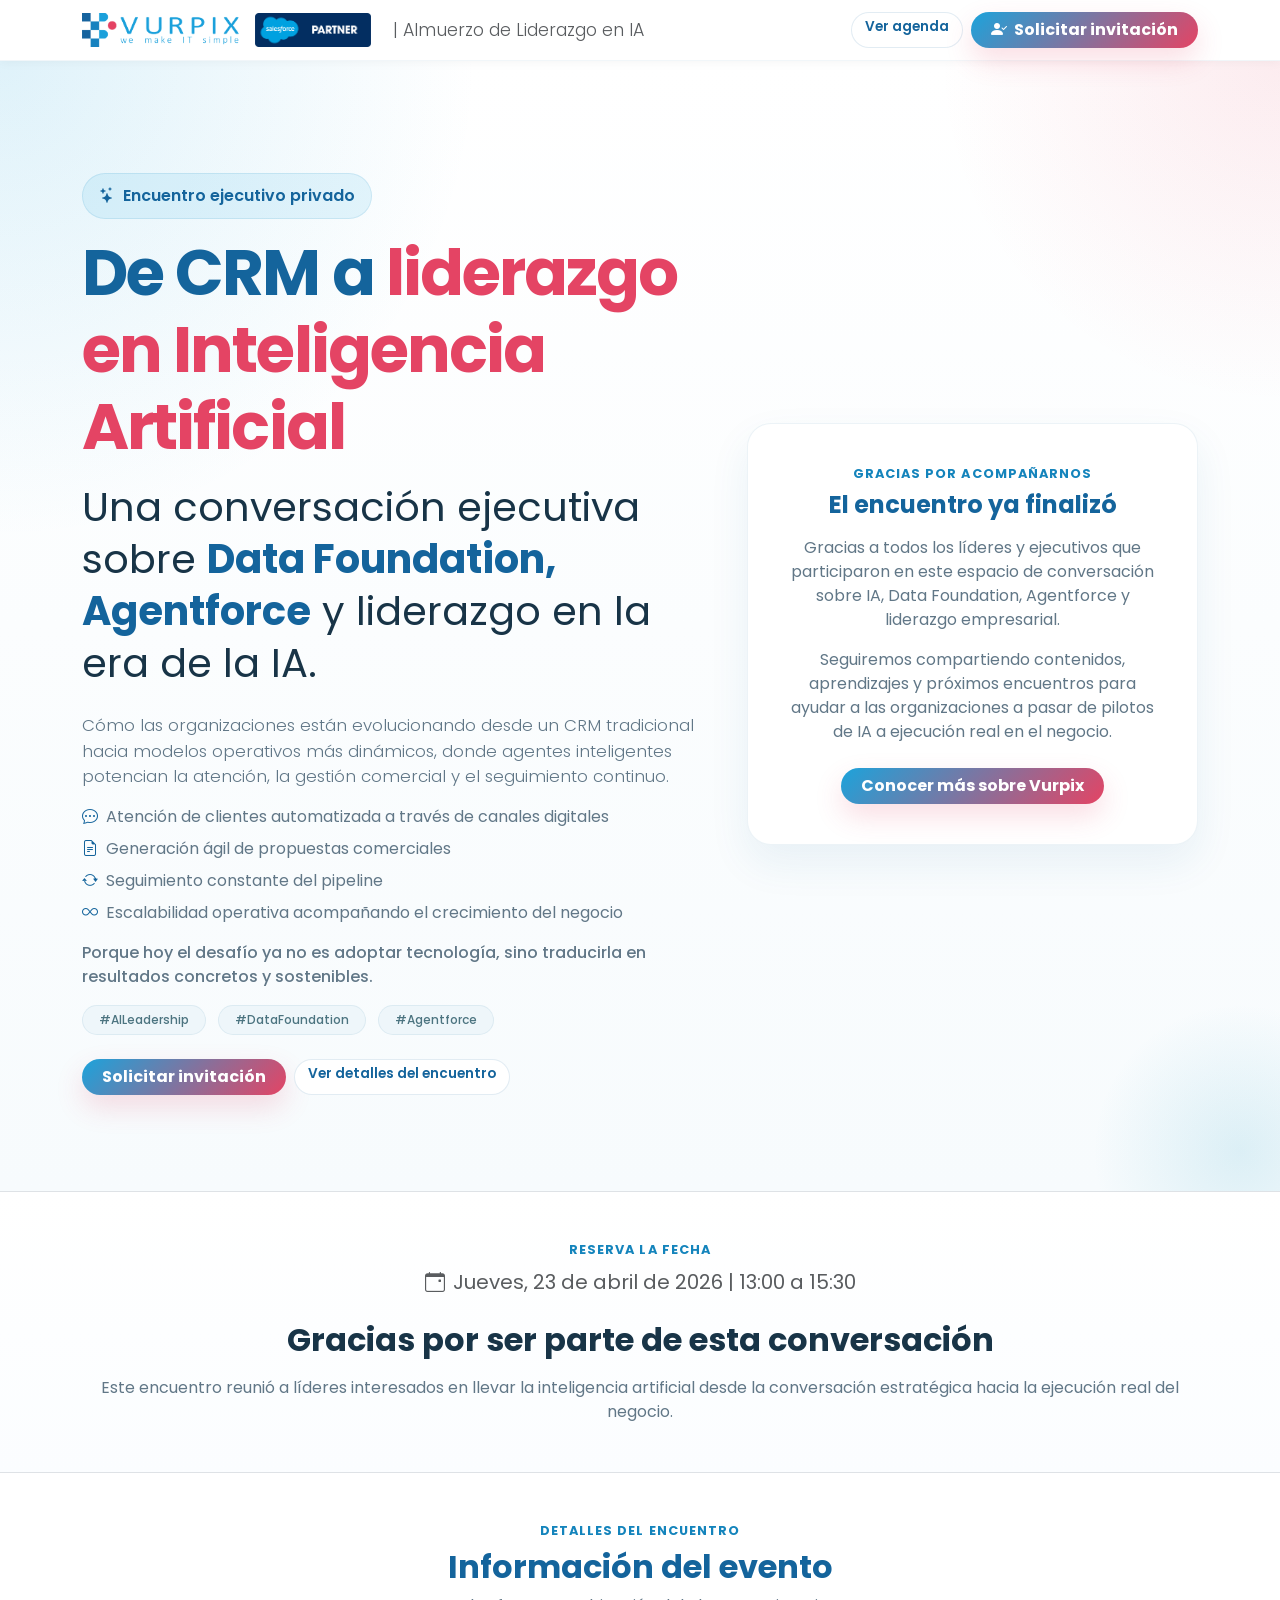
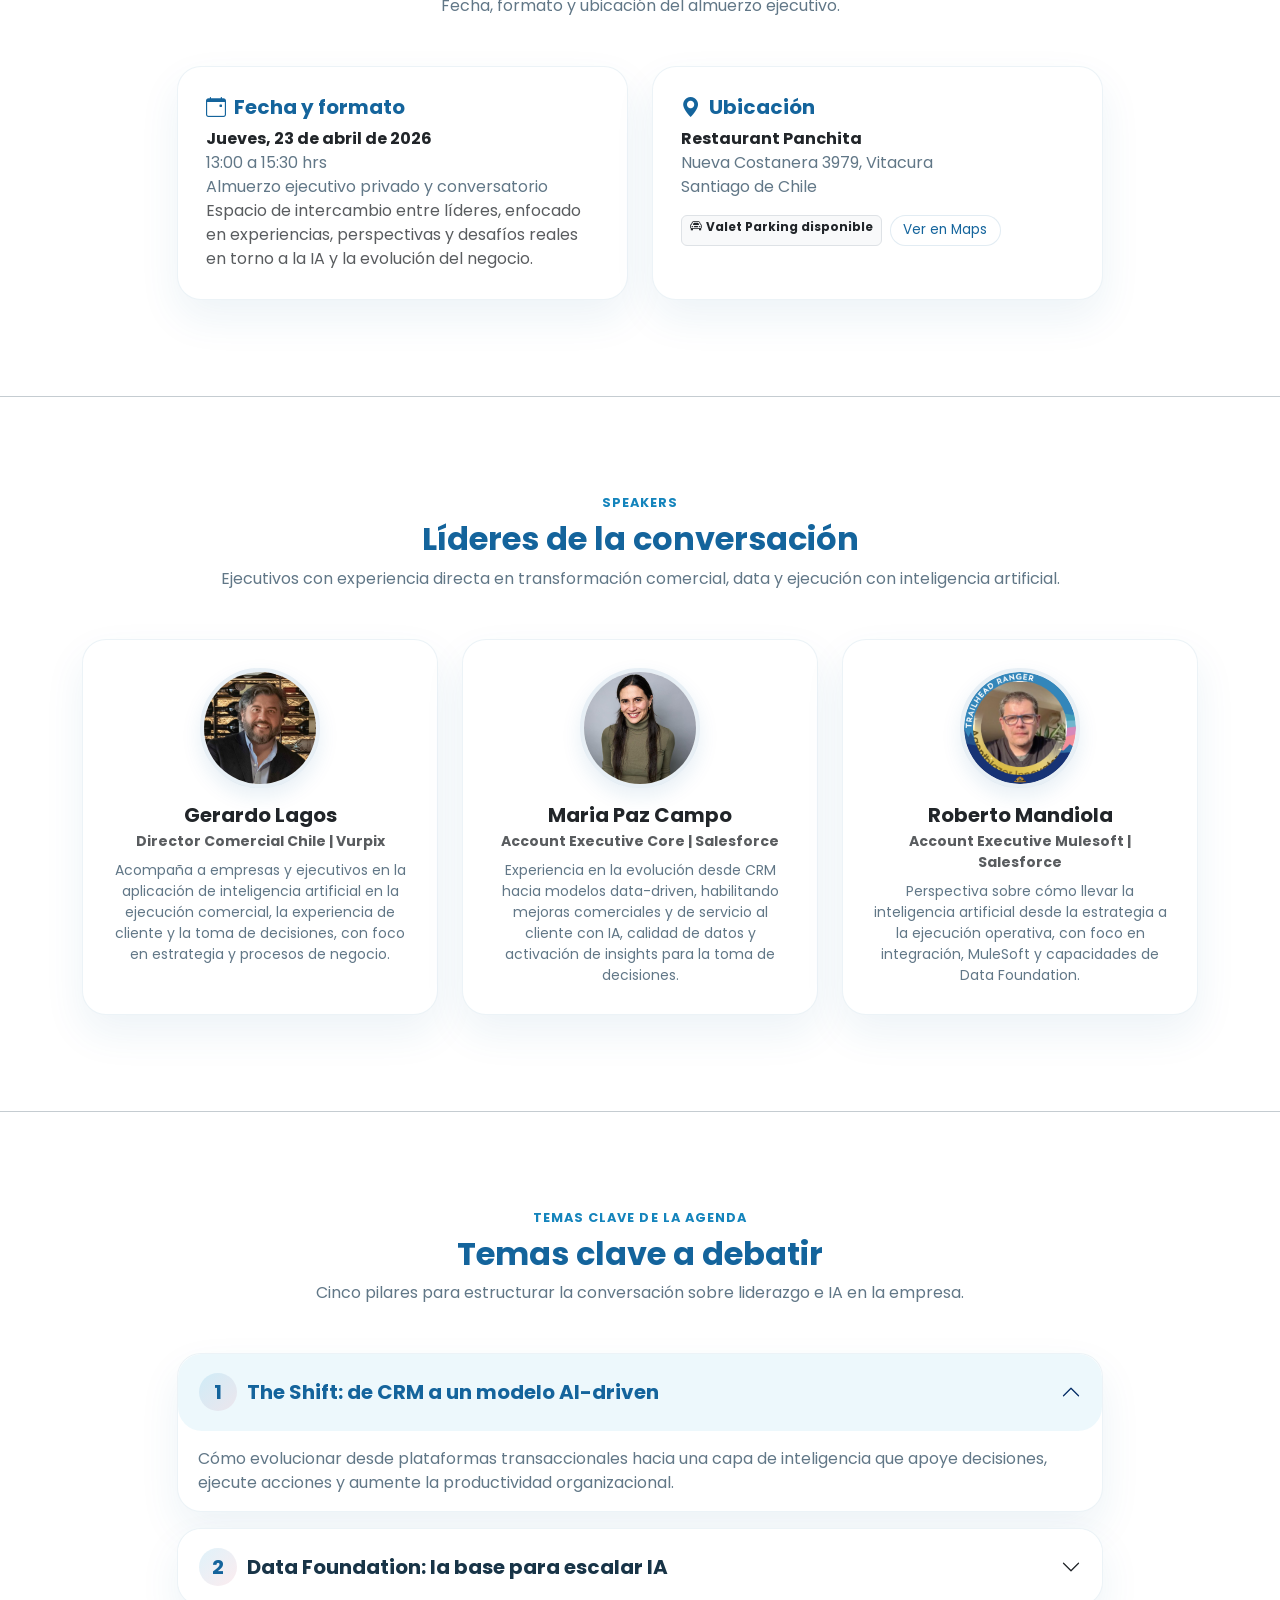
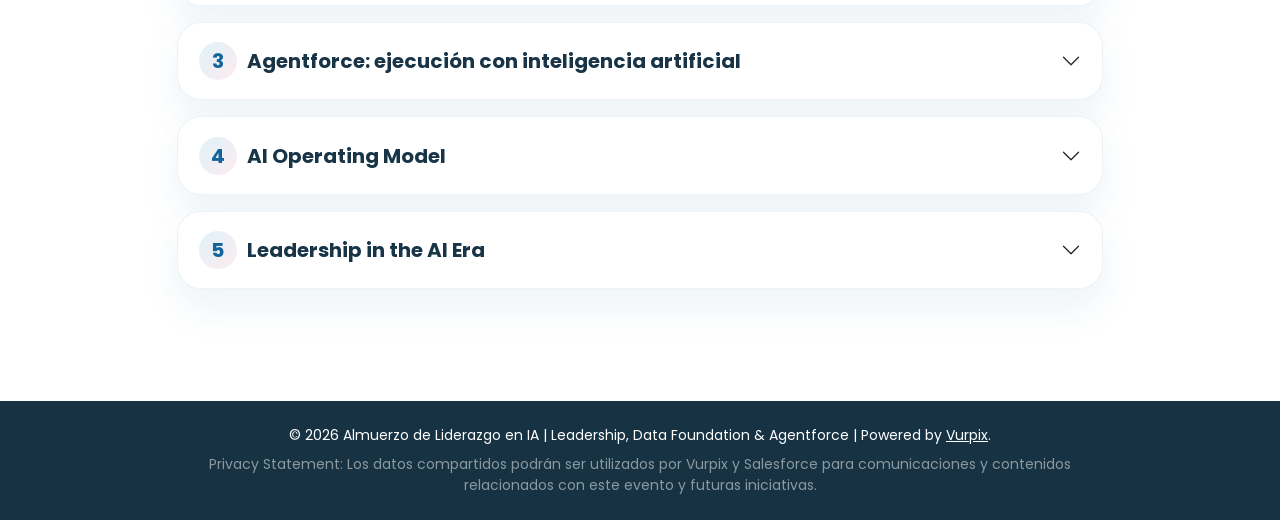
<file: index.html>
<!doctype html>
<html lang="es">
<head>
  <meta charset="utf-8">
  <meta name="viewport" content="width=device-width, initial-scale=1">
  <title>Almuerzo de Liderazgo en IA | Vurpix</title>
  <meta name="description" content="Almuerzo ejecutivo sobre liderazgo, data foundation y Agentforce en la era de la IA.">
  <link href="https://cdn.jsdelivr.net/npm/bootstrap@5.3.3/dist/css/bootstrap.min.css" rel="stylesheet">
  <link rel="stylesheet" href="https://cdn.jsdelivr.net/npm/bootstrap-icons@1.11.3/font/bootstrap-icons.min.css">
  <link href="https://fonts.googleapis.com/css2?family=Poppins:wght@300;400;500;600;700&display=swap" rel="stylesheet">

  <style>
    :root {
      --vurpix-1: #1ca3db;
      --vurpix-2: #e44464;
      --vurpix-3: #14649c;
      --vurpix-4: #1484bc;
      --vurpix-5: #4c7480;
      --vurpix-6: #1498c0;
      --vurpix-7: #1488c0;
      --bg-soft: #f7fbfd;
      --text-main: #183447;
      --text-soft: #617787;
      --line-soft: #dfeaf0;
      --shadow-soft: 0 18px 40px rgba(20, 100, 156, 0.08);
    }

    body {
      font-family: 'Poppins', sans-serif;
      background-color: #ffffff;
      color: var(--text-main);
    }

    .navbar-light-custom {
      background-color: rgba(255,255,255,0.94) !important;
      backdrop-filter: blur(10px);
      box-shadow: 0 2px 10px rgba(0, 0, 0, 0.04);
      border-bottom: 1px solid rgba(20, 100, 156, 0.06);
    }

    .logo-nav {
      max-height: 34px;
      width: auto;
      margin-right: 14px;
    }

    .hero-section {
      background:
        radial-gradient(circle at top left, rgba(28,163,219,.14), transparent 28%),
        radial-gradient(circle at top right, rgba(228,68,100,.10), transparent 20%),
        linear-gradient(180deg, #ffffff 0%, #f7fbfd 100%);
      padding: 88px 0 72px;
      position: relative;
      overflow: hidden;
    }

    .hero-section::after {
      content: "";
      position: absolute;
      inset: auto -120px -120px auto;
      width: 320px;
      height: 320px;
      background: radial-gradient(circle, rgba(20,152,192,.12), transparent 65%);
      pointer-events: none;
    }

    .event-badge {
      display: inline-flex;
      align-items: center;
      gap: 8px;
      padding: 10px 16px;
      border-radius: 999px;
      background: rgba(28,163,219,.10);
      color: var(--vurpix-3);
      font-weight: 600;
      border: 1px solid rgba(20,132,188,.12);
    }

    .hero-title-main {
      color: var(--vurpix-3);
      letter-spacing: -0.03em;
    }

    .hero-title-accent {
      color: var(--vurpix-2);
    }

    .hero-subtitle strong {
      color: var(--vurpix-3);
      font-weight: 700;
    }

    .hero-copy {
      color: var(--text-soft);
      font-size: 1.05rem;
      max-width: 680px;
    }

    .hero-tags .badge {
      background: #eef6fa !important;
      color: var(--vurpix-5) !important;
      border: 1px solid rgba(20,100,156,.08);
      font-weight: 500;
    }

    .btn-it {
      background: linear-gradient(135deg, var(--vurpix-1), var(--vurpix-2));
      border: none;
      color: white;
      transition: all 0.25s ease;
      border-radius: 999px;
      padding-left: 1.25rem;
      padding-right: 1.25rem;
      box-shadow: 0 12px 28px rgba(228, 68, 100, 0.18);
    }

    .btn-it:hover {
      color: white;
      transform: translateY(-2px);
      box-shadow: 0 16px 30px rgba(228, 68, 100, 0.24);
    }

    .btn-outline-it {
      background: white;
      color: var(--vurpix-3);
      border: 1px solid rgba(20,100,156,.12);
      border-radius: 999px;
      padding: 0.4rem 0.8rem;
      font-size: 0.85rem;
      line-height: 1.2;
      transition: all 0.2s ease;
    }

    .btn-check:checked + .btn-outline-it {
      background: linear-gradient(135deg, var(--vurpix-1), var(--vurpix-2));
      color: #fff;
      border-color: transparent;
      box-shadow: 0 8px 18px rgba(228, 68, 100, 0.22);
    }

    .btn-outline-it:hover {
      background: #f7fbfd;
      color: var(--vurpix-3);
    }

    .text-primary-it {
      color: var(--vurpix-3) !important;
    }

    .text-soft-it {
      color: var(--text-soft);
    }

    .it-card-shadow {
      box-shadow: var(--shadow-soft);
    }

    .form-card,
    .content-card,
    .countdown-box,
    .accordion-item,
    .detail-card,
    .speaker-card {
      border: 1px solid rgba(20,100,156,.08) !important;
      border-radius: 24px !important;
      background: #ffffff;
    }

    .form-card {
      padding: 0.5rem;
    }

    .form-control,
    .form-select {
      min-height: 52px;
      border-radius: 14px;
      border: 1px solid rgba(20,100,156,.12);
      background: #fbfdff;
      padding-left: 0.95rem;
      padding-right: 0.95rem;
    }

    textarea.form-control {
      min-height: 110px;
      padding-top: 0.9rem;
    }

    .form-control:focus,
    .form-select:focus {
      border-color: var(--vurpix-1);
      box-shadow: 0 0 0 0.25rem rgba(28,163,219,.14);
      background: white;
    }

    .countdown-wrap {
      background: linear-gradient(180deg, #ffffff 0%, #fbfdff 100%);
    }

    .countdown-box {
      color: var(--text-main);
      padding: 22px 12px;
      font-weight: 600;
      box-shadow: var(--shadow-soft);
    }

    .countdown-box .display-4 {
      color: var(--vurpix-3);
      font-weight: 700;
    }

    .section-kicker {
      text-transform: uppercase;
      letter-spacing: .08em;
      font-size: .8rem;
      font-weight: 700;
      color: var(--vurpix-4);
    }

    .detail-card,
    .speaker-card {
      padding: 0.75rem;
      height: 100%;
    }

    .speaker-img {
      width: 120px;
      height: 120px;
      object-fit: cover;
      border-radius: 50%;
      display: block;
      margin: 0 auto 15px;
      border: 4px solid rgba(20,100,156,.10);
      box-shadow: 0 8px 20px rgba(20,100,156,.10);
    }

    .accordion-button {
      border-radius: 24px !important;
      font-weight: 600;
      color: var(--text-main);
      padding: 1.2rem 1.3rem;
    }

    .accordion-button:not(.collapsed) {
      color: var(--vurpix-3);
      background-color: rgba(28,163,219,.08);
      box-shadow: none;
    }

    .accordion-button:focus {
      border-color: var(--vurpix-1);
      box-shadow: 0 0 0 0.2rem rgba(28,163,219,.14);
    }

    .pillar-number {
      display: inline-flex;
      align-items: center;
      justify-content: center;
      width: 38px;
      height: 38px;
      border-radius: 50%;
      background: linear-gradient(135deg, rgba(28,163,219,.14), rgba(228,68,100,.10));
      color: var(--vurpix-3);
      font-weight: 700;
      margin-right: 10px;
      flex: 0 0 auto;
    }

    .footer-dark {
      background: #163243;
    }

    @media (max-width: 991.98px) {
      .hero-section {
        padding: 68px 0 56px;
      }
    }
  </style>
</head>
<body>

  <nav class="navbar navbar-expand-lg navbar-light-custom sticky-top">
    <div class="container">
      <a class="navbar-brand d-flex align-items-center" href="#">
        <img src="assets/logo-vurpix.png" alt="Logo de Vurpix" class="logo-nav">
        <img src="assets/salesforce-partner.png" alt="Salesforce Partner" class="logo-nav">
        <span class="text-muted fw-light small ms-2 d-none d-md-block">| Almuerzo de Liderazgo en IA</span>
      </a>

      <div class="d-flex gap-2">
        <a href="#temario" class="btn btn-outline-it fw-semibold d-none d-md-inline-flex">Ver agenda</a>
        <button type="button" class="btn btn-it fw-bold" onclick="document.getElementById('registro-form').scrollIntoView({ behavior: 'smooth' });">
          <i class="bi bi-person-check-fill me-1"></i> Solicitar invitación
        </button>
      </div>
    </div>
  </nav>

  <header class="hero-section">
    <div class="container py-4">
      <div class="row align-items-center g-4">
        <div class="col-lg-7 text-center text-lg-start mb-2 mb-lg-0">
          <span class="event-badge mb-3"><i class="bi bi-stars"></i> Encuentro ejecutivo privado</span>

          <h1 class="display-3 fw-bold mb-3 hero-title-main">
            De CRM a <span class="hero-title-accent">liderazgo en Inteligencia Artificial</span>
          </h1>

          <h2 class="display-6 fw-normal mb-4 hero-subtitle" style="max-width:700px; line-height:1.3;">
            Una conversación ejecutiva sobre
            <strong>Data Foundation, Agentforce</strong>
            y liderazgo en la era de la IA.
          </h2>

          <p class="lead mb-3 hero-copy">
            Cómo las organizaciones están evolucionando desde un CRM tradicional hacia modelos operativos más dinámicos, donde agentes inteligentes potencian la atención, la gestión comercial y el seguimiento continuo.
          </p>

          <ul class="list-unstyled mt-3 mb-3 text-soft-it" style="max-width:640px;">
            <li class="mb-2"><i class="bi bi-chat-dots me-2 text-primary-it"></i>Atención de clientes automatizada a través de canales digitales</li>
            <li class="mb-2"><i class="bi bi-file-earmark-text me-2 text-primary-it"></i>Generación ágil de propuestas comerciales</li>
            <li class="mb-2"><i class="bi bi-arrow-repeat me-2 text-primary-it"></i>Seguimiento constante del pipeline</li>
            <li class="mb-2"><i class="bi bi-infinity me-2 text-primary-it"></i>Escalabilidad operativa acompañando el crecimiento del negocio</li>
          </ul>

          <p class="mt-3 mb-3 text-soft-it fw-medium">
            Porque hoy el desafío ya no es adoptar tecnología, sino traducirla en resultados concretos y sostenibles.
          </p>

          <div class="hero-tags">
            <span class="badge rounded-pill me-2 px-3 py-2">#AILeadership</span>
            <span class="badge rounded-pill me-2 px-3 py-2">#DataFoundation</span>
            <span class="badge rounded-pill me-2 px-3 py-2">#Agentforce</span>
          </div>

          <div class="mt-4 d-flex gap-2 justify-content-center justify-content-lg-start flex-wrap">
            <a href="#registro-form" class="btn btn-it fw-bold">Solicitar invitación</a>
            <a href="#detalles" class="btn btn-outline-it fw-semibold">Ver detalles del encuentro</a>
          </div>
        </div>

        <div class="col-lg-5">
          <div class="card form-card p-3 it-card-shadow border-0" id="registro-form">
            <div class="card-body text-center py-4">
              <div class="section-kicker mb-2">Gracias por acompañarnos</div>
              <h4 class="card-title mb-3 fw-bold text-primary-it">El encuentro ya finalizó</h4>
              <p class="text-soft-it mb-3">
                Gracias a todos los líderes y ejecutivos que participaron en este espacio de conversación sobre IA, Data Foundation, Agentforce y liderazgo empresarial.
              </p>
              <p class="text-soft-it mb-4">
                Seguiremos compartiendo contenidos, aprendizajes y próximos encuentros para ayudar a las organizaciones a pasar de pilotos de IA a ejecución real en el negocio.
              </p>
              <a href="https://www.vurpix.com" target="_blank" rel="noopener" class="btn btn-it fw-bold">
                Conocer más sobre Vurpix
              </a>
            </div>
          </div>
        </div>
      </div>
    </div>
  </header>

  <section class="py-5 countdown-wrap border-top border-bottom">
    <div class="container text-center">
      <div class="section-kicker mb-2">Reserva la fecha</div>
      <p class="mt-2 mb-4 fs-5 text-muted"><i class="bi bi-calendar-event me-2"></i>Jueves, 23 de abril de 2026 | 13:00 a 15:30</p>
      <h2 class="mb-3 fw-bold">Gracias por ser parte de esta conversación</h2>
      <p class="text-soft-it mb-0">
        Este encuentro reunió a líderes interesados en llevar la inteligencia artificial desde la conversación estratégica hacia la ejecución real del negocio.
      </p>
    </div>
  </section>

  <section class="container py-5" id="detalles">
    <div class="row justify-content-center">
      <div class="col-lg-10">
        <div class="text-center mb-5">
          <div class="section-kicker mb-2">Detalles del encuentro</div>
          <h2 class="fw-bold text-primary-it">Información del evento</h2>
          <p class="text-soft-it mb-0">Fecha, formato y ubicación del almuerzo ejecutivo.</p>
        </div>

        <div class="row g-4">
          <div class="col-md-6">
            <div class="card detail-card h-100 border-0 it-card-shadow">
              <div class="card-body">
                <h5 class="card-title fw-bold text-primary-it"><i class="bi bi-calendar-event me-2"></i>Fecha y formato</h5>
                <p class="card-text text-soft-it mb-0">
                  <strong class="text-dark">Jueves, 23 de abril de 2026</strong><br>
                  13:00 a 15:30 hrs<br>
                  Almuerzo ejecutivo privado y conversatorio<br>
                  <span class="text-muted">Espacio de intercambio entre líderes, enfocado en experiencias, perspectivas y desafíos reales en torno a la IA y la evolución del negocio.</span>
                </p>
              </div>
            </div>
          </div>

          <div class="col-md-6">
            <div class="card detail-card h-100 border-0 it-card-shadow">
              <div class="card-body">
                <h5 class="card-title fw-bold text-primary-it"><i class="bi bi-geo-alt-fill me-2"></i>Ubicación</h5>
                <p class="card-text text-soft-it">
                  <strong class="text-dark">Restaurant Panchita</strong><br>
                  Nueva Costanera 3979, Vitacura<br>
                  Santiago de Chile
                </p>
                <div class="d-flex gap-2 flex-wrap mt-2">
                  <span class="badge bg-light text-dark border"><i class="bi bi-car-front me-1"></i>Valet Parking disponible</span>
                  <a href="https://maps.google.com/?cid=3933790354340322932&g_mp=CiVnb29nbGUubWFwcy5wbGFjZXMudjEuUGxhY2VzLkdldFBsYWNl" target="_blank" rel="noopener noreferrer" class="btn btn-outline-it">Ver en Maps</a>
                </div>
              </div>
            </div>
          </div>
        </div>
      </div>
    </div>
  </section>

  <hr class="my-5 opacity-25">

  <section class="container py-5" id="speakers">
    <div class="text-center mb-5">
      <div class="section-kicker mb-2">Speakers</div>
      <h2 class="fw-bold text-primary-it">Líderes de la conversación</h2>
      <p class="text-soft-it">Ejecutivos con experiencia directa en transformación comercial, data y ejecución con inteligencia artificial.</p>
    </div>

    <div class="row justify-content-center g-4">

      <div class="col-lg-4 col-md-6">
        <div class="card speaker-card h-100 text-center border-0 it-card-shadow">
          <div class="card-body">
            <img src="assets/speakers/gerardo-lagos.jpeg" alt="Gerardo Lagos" class="speaker-img">
            <h5 class="card-title fw-bold">Gerardo Lagos</h5>
            <p class="card-subtitle mb-2 text-muted small fw-bold">Director Comercial Chile | Vurpix</p>
            <p class="card-text small text-soft-it">Acompaña a empresas y ejecutivos en la aplicación de inteligencia artificial en la ejecución comercial, la experiencia de cliente y la toma de decisiones, con foco en estrategia y procesos de negocio.</p>
          </div>
        </div>
      </div>

      <div class="col-lg-4 col-md-6">
        <div class="card speaker-card h-100 text-center border-0 it-card-shadow">
          <div class="card-body">
            <img src="assets/speakers/mariapaz-campo.jpeg" alt="Maria Paz Campo" class="speaker-img">
            <h5 class="card-title fw-bold">Maria Paz Campo</h5>
            <p class="card-subtitle mb-2 text-muted small fw-bold">Account Executive Core | Salesforce</p>
            <p class="card-text small text-soft-it">Experiencia en la evolución desde CRM hacia modelos data-driven, habilitando mejoras comerciales y de servicio al cliente con IA, calidad de datos y activación de insights para la toma de decisiones.</p>
          </div>
        </div>
      </div>

      <div class="col-lg-4 col-md-6">
        <div class="card speaker-card h-100 text-center border-0 it-card-shadow">
          <div class="card-body">
            <img src="assets/speakers/roberto-mandiola.jpeg" alt="Roberto Mandiola" class="speaker-img">
            <h5 class="card-title fw-bold">Roberto Mandiola</h5>
            <p class="card-subtitle mb-2 text-muted small fw-bold">Account Executive Mulesoft | Salesforce</p>
            <p class="card-text small text-soft-it">Perspectiva sobre cómo llevar la inteligencia artificial desde la estrategia a la ejecución operativa, con foco en integración, MuleSoft y capacidades de Data Foundation.</p>
          </div>
        </div>
      </div>

    </div>
  </section>

  <hr class="my-5 opacity-25">

  <section class="container py-5" id="temario">
    <div class="text-center mb-5">
      <div class="section-kicker mb-2">Temas clave de la agenda</div>
      <h2 class="fw-bold text-primary-it">Temas clave a debatir</h2>
      <p class="text-soft-it">Cinco pilares para estructurar la conversación sobre liderazgo e IA en la empresa.</p>
    </div>

    <div class="row justify-content-center">
      <div class="col-lg-10">
        <div class="accordion" id="temarioAccordion">

          <div class="accordion-item it-card-shadow mb-3 overflow-hidden">
            <h2 class="accordion-header" id="headingOne">
              <button class="accordion-button fw-bold fs-5" type="button" data-bs-toggle="collapse" data-bs-target="#collapseOne" aria-expanded="true" aria-controls="collapseOne">
                <span class="pillar-number">1</span> The Shift: de CRM a un modelo AI-driven
              </button>
            </h2>
            <div id="collapseOne" class="accordion-collapse collapse show" aria-labelledby="headingOne" data-bs-parent="#temarioAccordion">
              <div class="accordion-body text-soft-it">
                Cómo evolucionar desde plataformas transaccionales hacia una capa de inteligencia que apoye decisiones, ejecute acciones y aumente la productividad organizacional.
              </div>
            </div>
          </div>

          <div class="accordion-item it-card-shadow mb-3 overflow-hidden">
            <h2 class="accordion-header" id="headingTwo">
              <button class="accordion-button collapsed fw-bold fs-5" type="button" data-bs-toggle="collapse" data-bs-target="#collapseTwo" aria-expanded="false" aria-controls="collapseTwo">
                <span class="pillar-number">2</span> Data Foundation: la base para escalar IA
              </button>
            </h2>
            <div id="collapseTwo" class="accordion-collapse collapse" aria-labelledby="headingTwo" data-bs-parent="#temarioAccordion">
              <div class="accordion-body text-soft-it">
                Qué implica construir una fundación de datos confiable, conectada y útil para orquestar experiencias, procesos y agentes con contexto real.
              </div>
            </div>
          </div>

          <div class="accordion-item it-card-shadow mb-3 overflow-hidden">
            <h2 class="accordion-header" id="headingThree">
              <button class="accordion-button collapsed fw-bold fs-5" type="button" data-bs-toggle="collapse" data-bs-target="#collapseThree" aria-expanded="false" aria-controls="collapseThree">
                <span class="pillar-number">3</span> Agentforce: ejecución con inteligencia artificial
              </button>
            </h2>
            <div id="collapseThree" class="accordion-collapse collapse" aria-labelledby="headingThree" data-bs-parent="#temarioAccordion">
              <div class="accordion-body text-soft-it">
                El paso desde copilots y automatizaciones a agentes que ejecutan tareas, coordinan acciones y operan con guardrails dentro del negocio.
              </div>
            </div>
          </div>

          <div class="accordion-item it-card-shadow mb-3 overflow-hidden">
            <h2 class="accordion-header" id="headingFour">
              <button class="accordion-button collapsed fw-bold fs-5" type="button" data-bs-toggle="collapse" data-bs-target="#collapseFour" aria-expanded="false" aria-controls="collapseFour">
                <span class="pillar-number">4</span> AI Operating Model
              </button>
            </h2>
            <div id="collapseFour" class="accordion-collapse collapse" aria-labelledby="headingFour" data-bs-parent="#temarioAccordion">
              <div class="accordion-body text-soft-it">
                Cómo diseñar un modelo operativo que combine gobierno, procesos, roles y adopción para que la IA no quede atrapada en pilotos aislados.
              </div>
            </div>
          </div>

          <div class="accordion-item it-card-shadow mb-3 overflow-hidden">
            <h2 class="accordion-header" id="headingFive">
              <button class="accordion-button collapsed fw-bold fs-5" type="button" data-bs-toggle="collapse" data-bs-target="#collapseFive" aria-expanded="false" aria-controls="collapseFive">
                <span class="pillar-number">5</span> Leadership in the AI Era
              </button>
            </h2>
            <div id="collapseFive" class="accordion-collapse collapse" aria-labelledby="headingFive" data-bs-parent="#temarioAccordion">
              <div class="accordion-body text-soft-it">
                Qué exige esta nueva etapa a los líderes: priorización, foco, criterio de inversión, cambio cultural y capacidad para decidir con datos y agentes en juego.
              </div>
            </div>
          </div>

        </div>
      </div>
    </div>
  </section>

  <footer class="footer-dark text-white py-4 mt-5">
    <div class="container text-center">
      <p class="mb-2 small">&copy; 2026 Almuerzo de Liderazgo en IA | Leadership, Data Foundation & Agentforce | Powered by <a href="https://www.vurpix.com" target="_blank" rel="noopener" class="text-white text-decoration-underline">Vurpix</a>.</p>
      <p class="mb-0 small text-white-50" style="max-width: 920px; margin: 0 auto;">
        Privacy Statement: Los datos compartidos podrán ser utilizados por Vurpix y Salesforce para comunicaciones y contenidos relacionados con este evento y futuras iniciativas.
      </p>
    </div>
  </footer>

  <script src="https://cdn.jsdelivr.net/npm/bootstrap@5.3.3/dist/js/bootstrap.bundle.min.js"></script>
</body>
</html>
</file>
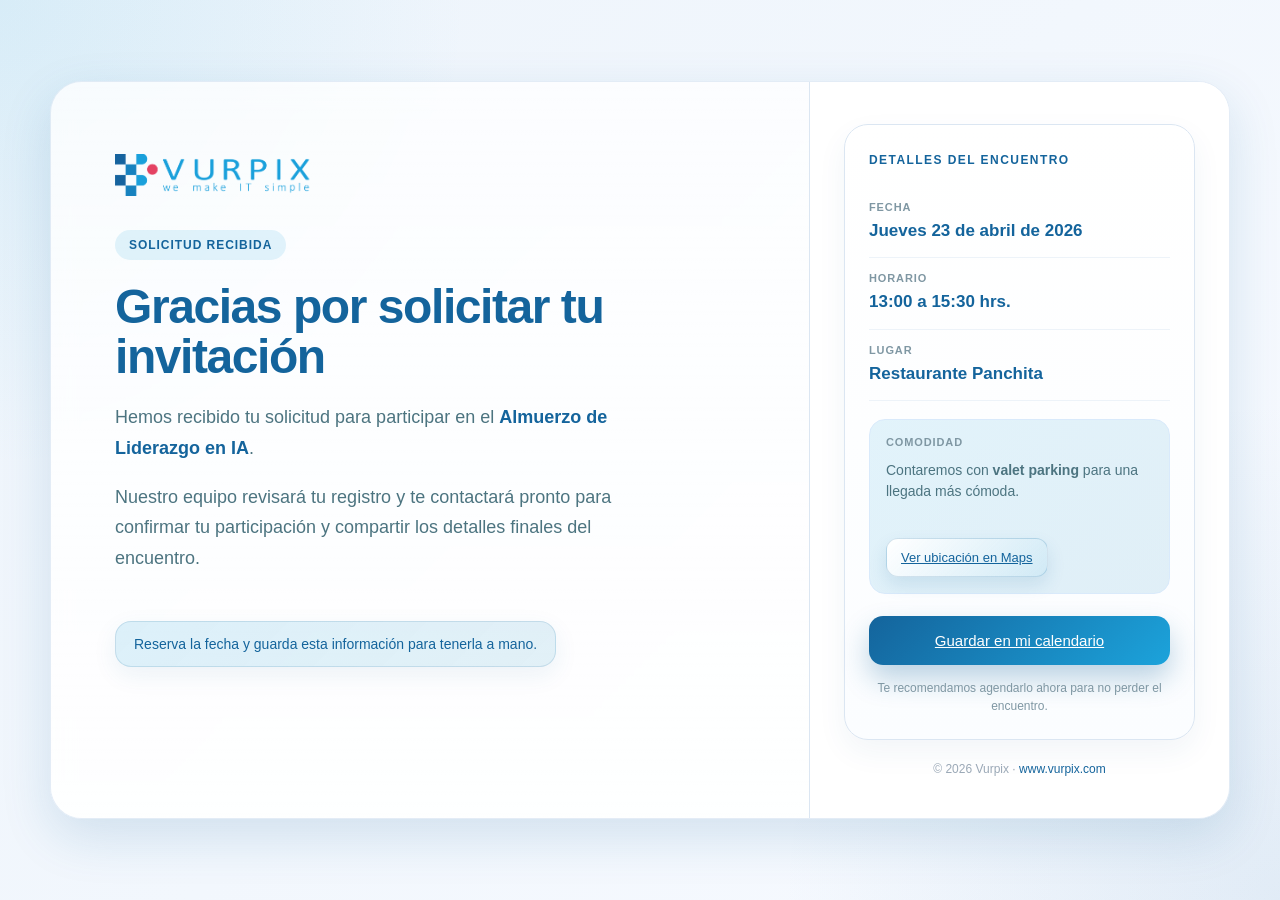
<file: gracias.html>
<!DOCTYPE html>
<html lang="es">
<head>
  <meta charset="UTF-8" />
  <meta name="viewport" content="width=device-width, initial-scale=1.0" />
  <title>Gracias | Almuerzo de Liderazgo en IA</title>
  <style>
    :root {
      --bg-1: #edf4fb;
      --bg-2: #f7faff;

      --primary: #14649c;
      --secondary: #1ca3db;
      --accent: #e44464;
      --cyan-1: #1484bc;
      --cyan-2: #1498c0;
      --cyan-3: #1488c0;
      --neutral: #4c7480;

      --card: rgba(255, 255, 255, 0.92);
      --card-strong: #ffffff;
      --text: #14649c;
      --text-soft: #4c7480;
      --text-muted: #7f97a3;

      --line: #dbe6f2;
      --shadow: 0 18px 50px rgba(20, 100, 156, 0.15);

      --radius-xl: 28px;
      --radius-lg: 20px;
      --radius-md: 14px;
      --max: 1180px;
    }

    * { box-sizing: border-box; }

    body {
      margin: 0;
      font-family: Arial, sans-serif;
      color: var(--text);
      background:
        radial-gradient(circle at top left, rgba(26, 167, 216, 0.10), transparent 30%),
        radial-gradient(circle at bottom right, rgba(31, 107, 168, 0.10), transparent 32%),
        linear-gradient(135deg, var(--bg-1), var(--bg-2));
      min-height: 100vh;
    }

    .shell {
      min-height: 100vh;
      display: flex;
      align-items: center;
      justify-content: center;
      padding: 32px;
    }

    .container {
      width: 100%;
      max-width: var(--max);
      display: grid;
      grid-template-columns: 1.15fr 420px;
      background: rgba(255, 255, 255, 0.5);
      border: 1px solid rgba(219, 230, 242, 0.7);
      border-radius: 32px;
      overflow: hidden;
      box-shadow: var(--shadow);
      backdrop-filter: blur(12px);
    }

    .left {
      padding: 72px 64px;
      position: relative;
      background: linear-gradient(180deg, rgba(255,255,255,0.55), rgba(255,255,255,0.82));
    }

    .logo img {
      height: 42px;
      width: auto;
      display: block;
      margin-bottom: 34px;
    }

    .eyebrow {
      display: inline-flex;
      align-items: center;
      gap: 8px;
      padding: 8px 14px;
      border-radius: 999px;
      background: rgba(28, 163, 219, 0.12);
      color: var(--primary);
      font-size: 12px;
      font-weight: 700;
      letter-spacing: 0.08em;
      text-transform: uppercase;
      margin-bottom: 22px;
    }

    h1 {
      font-size: 48px;
      line-height: 1.05;
      margin: 0 0 20px;
      max-width: 620px;
      letter-spacing: -0.03em;
    }

    .lead {
      font-size: 18px;
      line-height: 1.7;
      color: var(--text-soft);
      margin: 0 0 18px;
      max-width: 560px;
    }

    .lead strong {
      color: var(--text);
    }

    .summary {
      margin-top: 30px;
      display: inline-flex;
      align-items: center;
      gap: 10px;
      padding: 14px 18px;
      border-radius: 16px;
      background: linear-gradient(135deg, rgba(28,163,219,0.15), rgba(20,132,188,0.12));
      border: 1px solid rgba(20, 100, 156, 0.15);
      color: var(--primary);
      font-size: 14px;
      box-shadow: 0 8px 24px rgba(20, 100, 156, 0.08);
    }

    .right {
      padding: 42px 34px;
      background: var(--card-strong);
      border-left: 1px solid var(--line);
      display: flex;
      flex-direction: column;
      justify-content: center;
    }

    .panel {
      border: 1px solid var(--line);
      border-radius: 24px;
      padding: 28px 24px 24px;
      background: linear-gradient(180deg, #ffffff, #fbfdff);
      box-shadow: 0 12px 30px rgba(31, 79, 130, 0.06);
    }

    .panel-title {
      font-size: 12px;
      letter-spacing: 0.12em;
      text-transform: uppercase;
      color: var(--primary);
      margin-bottom: 20px;
      font-weight: 700;
    }

    .item {
      padding: 14px 0;
      border-bottom: 1px solid #edf3f9;
    }

    .item:last-of-type {
      border-bottom: none;
      padding-bottom: 6px;
    }

    .label {
      font-size: 11px;
      color: var(--text-muted);
      text-transform: uppercase;
      letter-spacing: 0.08em;
      margin-bottom: 6px;
      font-weight: 700;
    }

    .value {
      font-size: 17px;
      line-height: 1.45;
      font-weight: 700;
      color: var(--text);
    }

    .location-wrap {
      margin-top: 18px;
      padding: 16px;
      border-radius: 16px;
      background: linear-gradient(135deg, rgba(28,163,219,0.12), rgba(20,132,188,0.12));
      border: 1px solid #d9eafb;
    }

    .parking {
      display: flex;
      align-items: center;
      justify-content: space-between;
      gap: 14px;
      margin-top: 12px;
      flex-wrap: wrap;
    }

    .parking-text {
      font-size: 14px;
      color: var(--text-soft);
      line-height: 1.5;
      flex: 1;
      min-width: 180px;
    }

    .mini-btn,
    .btn {
      margin-top: 22px;
      display: block;
      text-align: center;
      padding: 16px 18px;
      border-radius: 14px;
      background: #e44464;
      color: #ffffff;
      font-size: 15px;
      box-shadow: 0 14px 28px rgba(228, 68, 100, 0.28);
    }

    .mini-btn:hover,
    .btn:hover {
      transform: translateY(-1px);
    }

    .mini-btn {
      white-space: nowrap;
      padding: 11px 14px;
      border-radius: 12px;
      background: linear-gradient(135deg, #ffffff, rgba(28,163,219,0.08));
      color: var(--primary);
      border: 1px solid rgba(20, 100, 156, 0.18);
      font-size: 13px;
      box-shadow: 0 8px 18px rgba(20, 100, 156, 0.12);
    }

    .btn {
      margin-top: 22px;
      display: block;
      text-align: center;
      padding: 16px 18px;
      border-radius: 14px;
      background: linear-gradient(135deg, var(--primary), var(--secondary));
      color: #ffffff;
      font-size: 15px;
      box-shadow: 0 14px 28px rgba(20, 100, 156, 0.28);
    }

    .subnote {
      margin-top: 14px;
      font-size: 12px;
      line-height: 1.5;
      color: var(--text-muted);
      text-align: center;
    }

    .footer {
      margin-top: 22px;
      font-size: 12px;
      color: #9aa8b6;
      text-align: center;
    }

    .footer a {
      color: var(--primary);
      text-decoration: none;
    }

    @media (max-width: 980px) {
      .container {
        grid-template-columns: 1fr;
      }

      .right {
        border-left: none;
        border-top: 1px solid var(--line);
      }
    }

    @media (max-width: 720px) {
      .shell {
        padding: 16px;
      }

      .left,
      .right {
        padding: 34px 22px;
      }

      h1 {
        font-size: 34px;
      }

      .lead {
        font-size: 16px;
      }

      .logo img {
        height: 36px;
      }
    }
  </style>
</head>
<body>
  <div class="shell">
    <div class="container">
      <section class="left">
        <div class="logo">
          <img src="assets/logo-vurpix.png" alt="Vurpix" />
        </div>

        <div class="eyebrow">Solicitud recibida</div>

        <h1>Gracias por solicitar tu invitación</h1>

        <p class="lead">
          Hemos recibido tu solicitud para participar en el
          <strong>Almuerzo de Liderazgo en IA</strong>.
        </p>

        <p class="lead">
          Nuestro equipo revisará tu registro y te contactará pronto para confirmar tu participación y compartir los detalles finales del encuentro.
        </p>

        <div class="summary">
          Reserva la fecha y guarda esta información para tenerla a mano.
        </div>
      </section>

      <aside class="right">
        <div class="panel">
          <div class="panel-title">Detalles del encuentro</div>

          <div class="item">
            <div class="label">Fecha</div>
            <div class="value">Jueves 23 de abril de 2026</div>
          </div>

          <div class="item">
            <div class="label">Horario</div>
            <div class="value">13:00 a 15:30 hrs.</div>
          </div>

          <div class="item">
            <div class="label">Lugar</div>
            <div class="value">Restaurante Panchita</div>
          </div>

          <div class="location-wrap">
            <div class="label">Comodidad</div>
            <div class="parking">
              <div class="parking-text">
                Contaremos con <strong>valet parking</strong> para una llegada más cómoda.
              </div>
              <a
                class="mini-btn"
                href="https://www.google.com/maps/search/?api=1&query=Restaurante+Panchita+Santiago"
                target="_blank"
                rel="noopener noreferrer"
              >
                Ver ubicación en Maps
              </a>
            </div>
          </div>

          <a
            class="btn"
            href="https://calendar.google.com/calendar/render?action=TEMPLATE&text=Almuerzo%20de%20Liderazgo%20en%20IA%20-%20Vurpix&dates=20260423T170000Z/20260423T193000Z&details=Encuentro%20ejecutivo%20privado%20organizado%20por%20Vurpix.&location=Restaurante%20Panchita%2C%20Santiago"
            target="_blank"
            rel="noopener noreferrer"
          >
            Guardar en mi calendario
          </a>

          <div class="subnote">
            Te recomendamos agendarlo ahora para no perder el encuentro.
          </div>
        </div>

        <div class="footer">
          © 2026 Vurpix · <a href="https://www.vurpix.com" target="_blank" rel="noopener noreferrer">www.vurpix.com</a>
        </div>
      </aside>
    </div>
  </div>
</body>
</html>
</file>
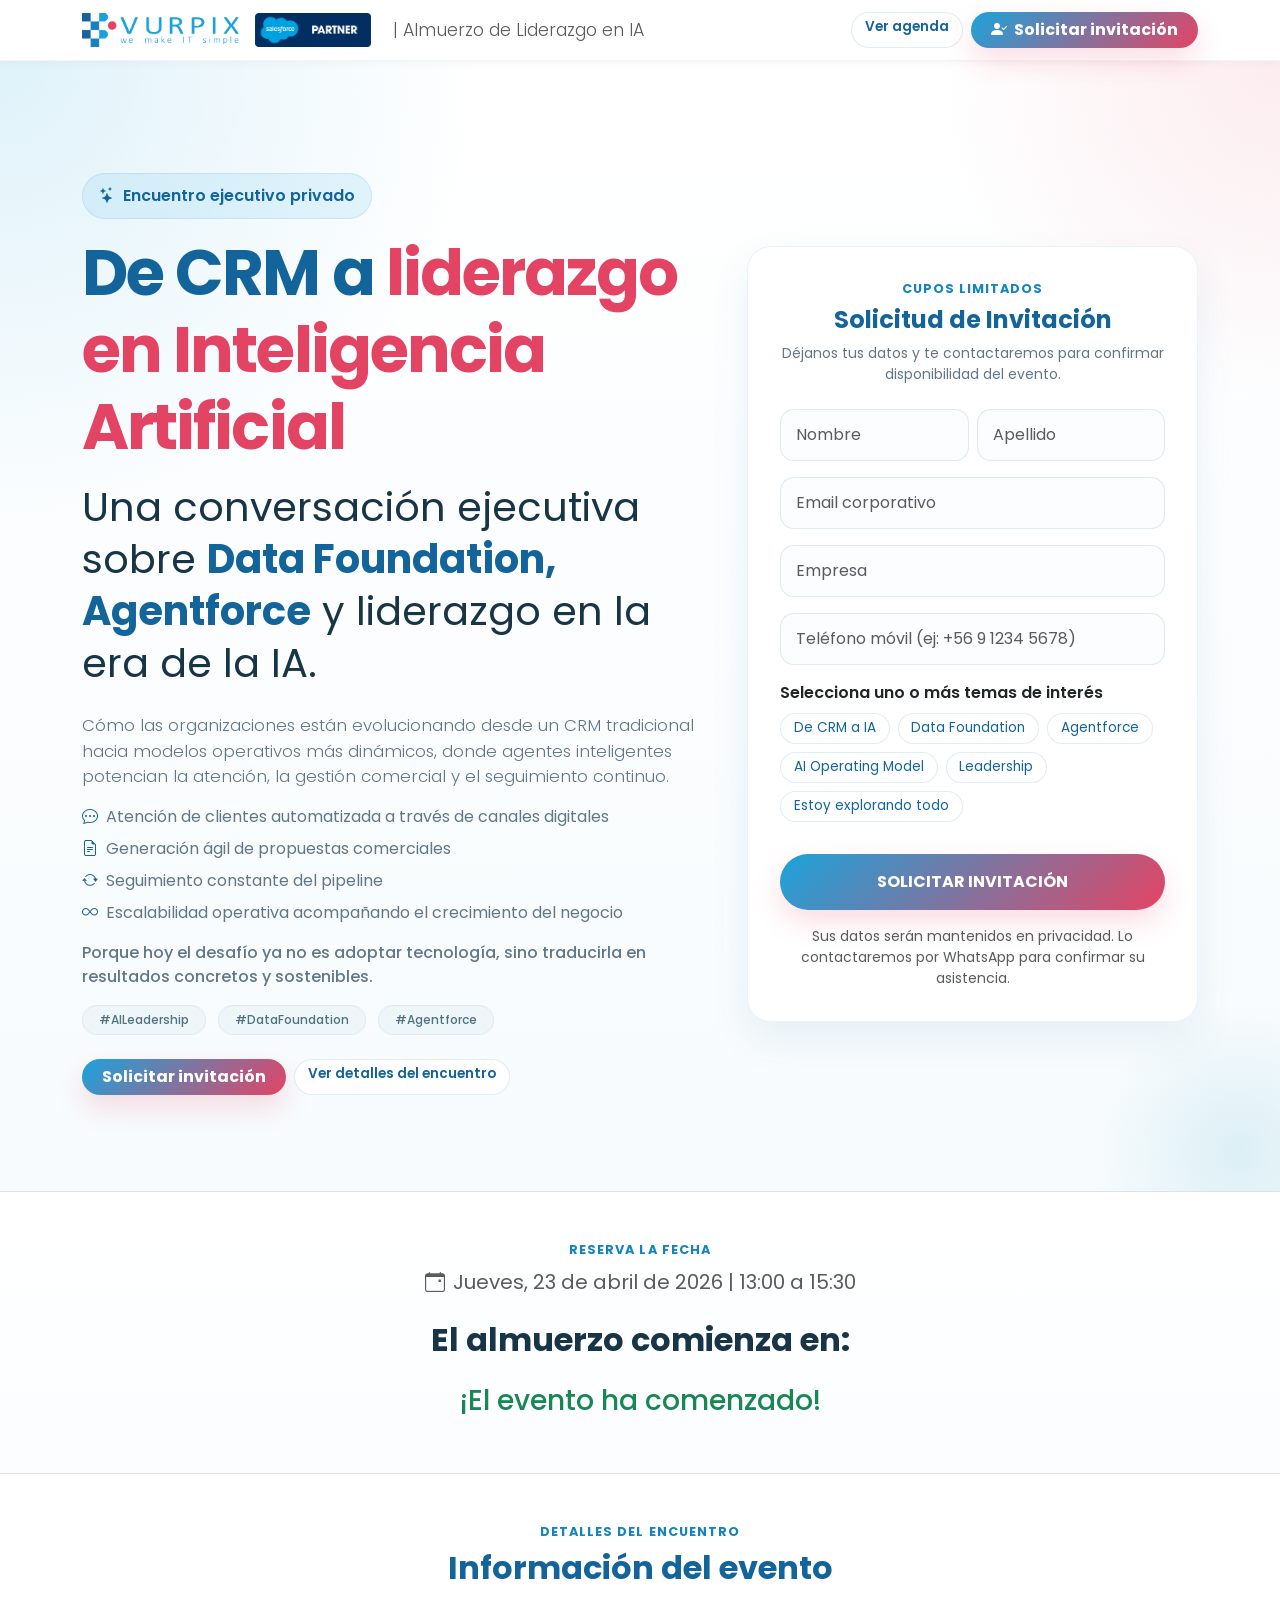
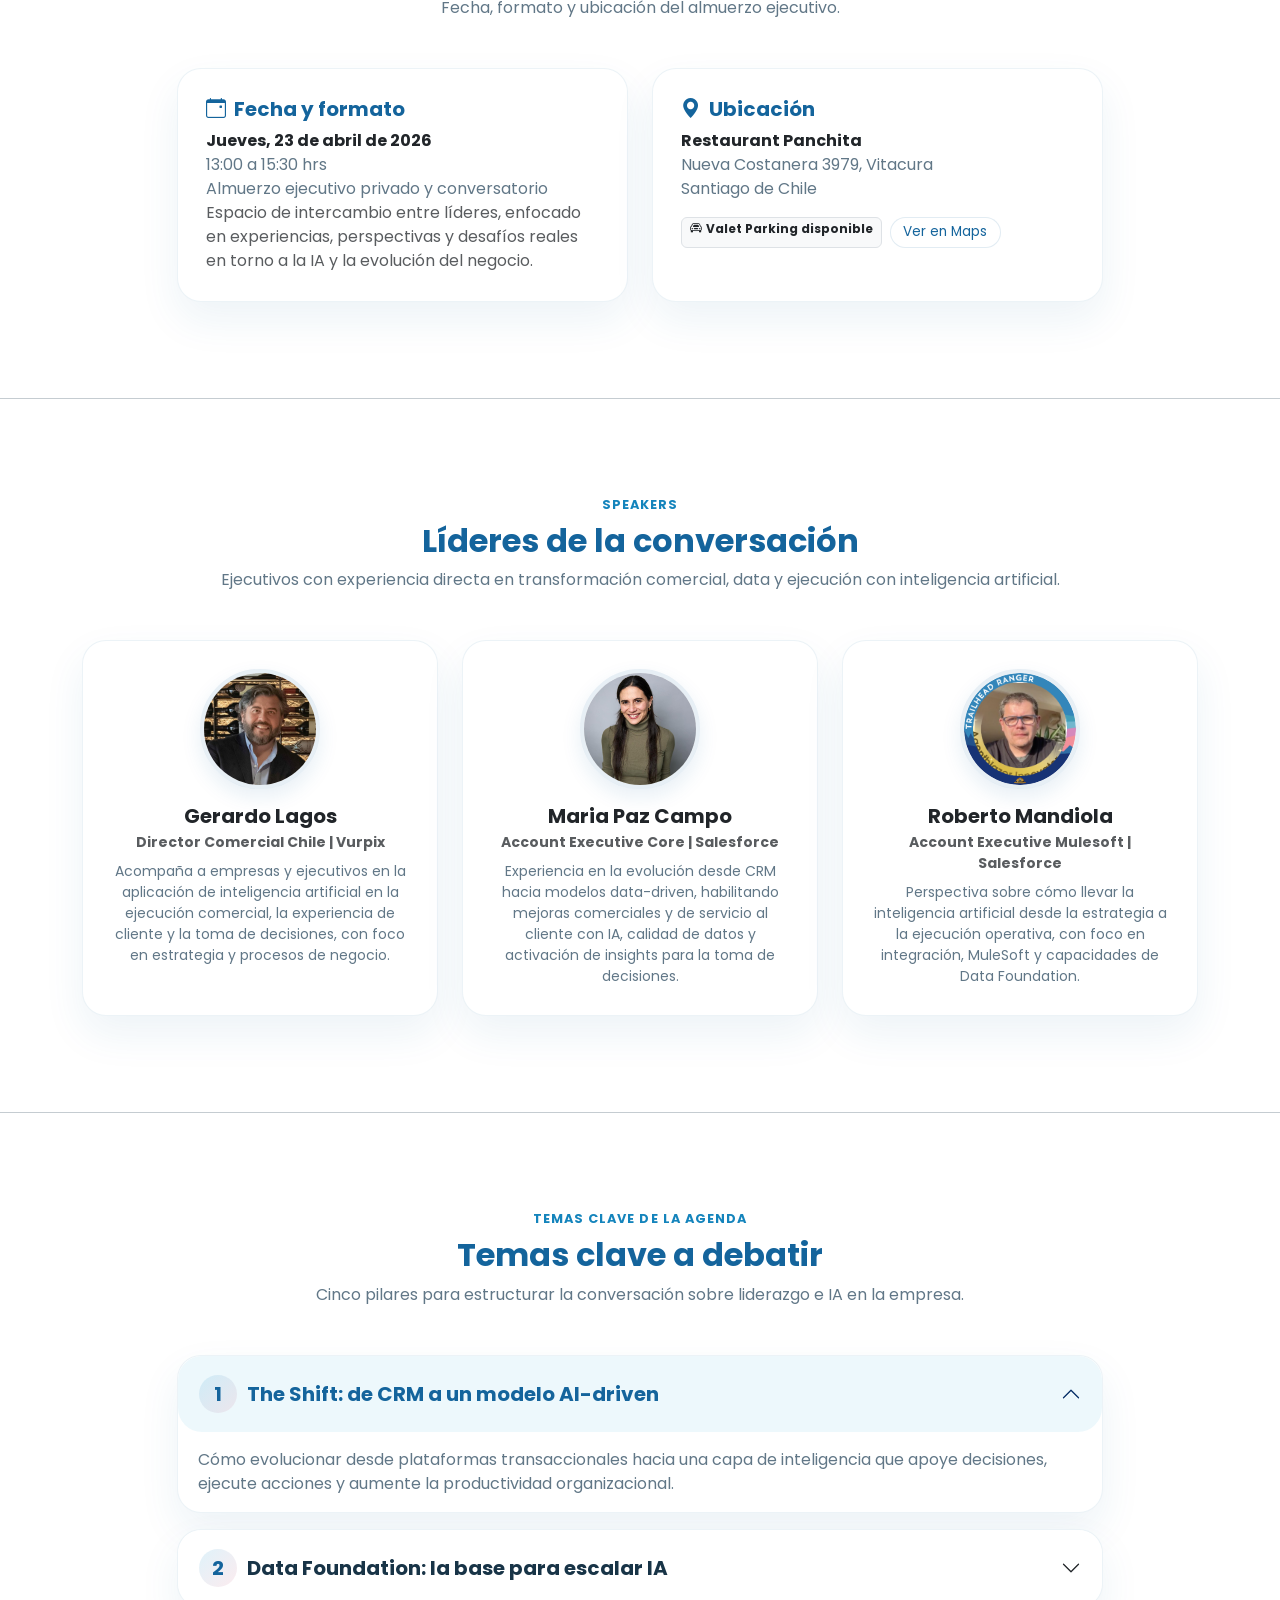
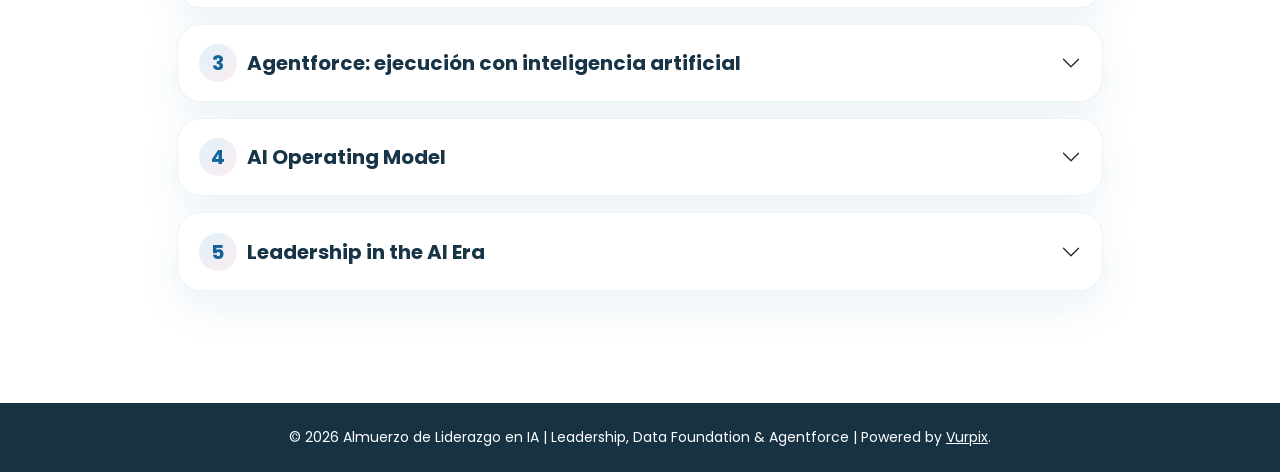
<file: index2.html>
<!doctype html>
<html lang="es">
<head>
  <meta charset="utf-8">
  <meta name="viewport" content="width=device-width, initial-scale=1">
  <title>Almuerzo de Liderazgo en IA | Vurpix</title>
  <meta name="description" content="Almuerzo ejecutivo sobre liderazgo, data foundation y Agentforce en la era de la IA.">
  <link href="https://cdn.jsdelivr.net/npm/bootstrap@5.3.3/dist/css/bootstrap.min.css" rel="stylesheet">
  <link rel="stylesheet" href="https://cdn.jsdelivr.net/npm/bootstrap-icons@1.11.3/font/bootstrap-icons.min.css">
  <link href="https://fonts.googleapis.com/css2?family=Poppins:wght@300;400;500;600;700&display=swap" rel="stylesheet">

  <style>
    :root {
      --vurpix-1: #1ca3db;
      --vurpix-2: #e44464;
      --vurpix-3: #14649c;
      --vurpix-4: #1484bc;
      --vurpix-5: #4c7480;
      --vurpix-6: #1498c0;
      --vurpix-7: #1488c0;
      --bg-soft: #f7fbfd;
      --text-main: #183447;
      --text-soft: #617787;
      --line-soft: #dfeaf0;
      --shadow-soft: 0 18px 40px rgba(20, 100, 156, 0.08);
    }

    body {
      font-family: 'Poppins', sans-serif;
      background-color: #ffffff;
      color: var(--text-main);
    }

    .navbar-light-custom {
      background-color: rgba(255,255,255,0.94) !important;
      backdrop-filter: blur(10px);
      box-shadow: 0 2px 10px rgba(0, 0, 0, 0.04);
      border-bottom: 1px solid rgba(20, 100, 156, 0.06);
    }

    .logo-nav {
      max-height: 34px;
      width: auto;
      margin-right: 14px;
    }

    .hero-section {
      background:
        radial-gradient(circle at top left, rgba(28,163,219,.14), transparent 28%),
        radial-gradient(circle at top right, rgba(228,68,100,.10), transparent 20%),
        linear-gradient(180deg, #ffffff 0%, #f7fbfd 100%);
      padding: 88px 0 72px;
      position: relative;
      overflow: hidden;
    }

    .hero-section::after {
      content: "";
      position: absolute;
      inset: auto -120px -120px auto;
      width: 320px;
      height: 320px;
      background: radial-gradient(circle, rgba(20,152,192,.12), transparent 65%);
      pointer-events: none;
    }

    .event-badge {
      display: inline-flex;
      align-items: center;
      gap: 8px;
      padding: 10px 16px;
      border-radius: 999px;
      background: rgba(28,163,219,.10);
      color: var(--vurpix-3);
      font-weight: 600;
      border: 1px solid rgba(20,132,188,.12);
    }

    .hero-title-main {
      color: var(--vurpix-3);
      letter-spacing: -0.03em;
    }

    .hero-title-accent {
      color: var(--vurpix-2);
    }

    .hero-subtitle strong {
      color: var(--vurpix-3);
      font-weight: 700;
    }

    .hero-copy {
      color: var(--text-soft);
      font-size: 1.05rem;
      max-width: 680px;
    }

    .hero-tags .badge {
      background: #eef6fa !important;
      color: var(--vurpix-5) !important;
      border: 1px solid rgba(20,100,156,.08);
      font-weight: 500;
    }

    .btn-it {
      background: linear-gradient(135deg, var(--vurpix-1), var(--vurpix-2));
      border: none;
      color: white;
      transition: all 0.25s ease;
      border-radius: 999px;
      padding-left: 1.25rem;
      padding-right: 1.25rem;
      box-shadow: 0 12px 28px rgba(228, 68, 100, 0.18);
    }

    .btn-it:hover {
      color: white;
      transform: translateY(-2px);
      box-shadow: 0 16px 30px rgba(228, 68, 100, 0.24);
    }

    .btn-outline-it {
      background: white;
      color: var(--vurpix-3);
      border: 1px solid rgba(20,100,156,.12);
      border-radius: 999px;
      padding: 0.4rem 0.8rem;
      font-size: 0.85rem;
      line-height: 1.2;
      transition: all 0.2s ease;
    }

    .btn-check:checked + .btn-outline-it {
      background: linear-gradient(135deg, var(--vurpix-1), var(--vurpix-2));
      color: #fff;
      border-color: transparent;
      box-shadow: 0 8px 18px rgba(228, 68, 100, 0.22);
    }

    .btn-outline-it:hover {
      background: #f7fbfd;
      color: var(--vurpix-3);
    }

    .text-primary-it {
      color: var(--vurpix-3) !important;
    }

    .text-soft-it {
      color: var(--text-soft);
    }

    .it-card-shadow {
      box-shadow: var(--shadow-soft);
    }

    .form-card,
    .content-card,
    .countdown-box,
    .accordion-item,
    .detail-card,
    .speaker-card {
      border: 1px solid rgba(20,100,156,.08) !important;
      border-radius: 24px !important;
      background: #ffffff;
    }

    .form-card {
      padding: 0.5rem;
    }

    .form-control,
    .form-select {
      min-height: 52px;
      border-radius: 14px;
      border: 1px solid rgba(20,100,156,.12);
      background: #fbfdff;
      padding-left: 0.95rem;
      padding-right: 0.95rem;
    }

    textarea.form-control {
      min-height: 110px;
      padding-top: 0.9rem;
    }

    .form-control:focus,
    .form-select:focus {
      border-color: var(--vurpix-1);
      box-shadow: 0 0 0 0.25rem rgba(28,163,219,.14);
      background: white;
    }

    .countdown-wrap {
      background: linear-gradient(180deg, #ffffff 0%, #fbfdff 100%);
    }

    .countdown-box {
      color: var(--text-main);
      padding: 22px 12px;
      font-weight: 600;
      box-shadow: var(--shadow-soft);
    }

    .countdown-box .display-4 {
      color: var(--vurpix-3);
      font-weight: 700;
    }

    .section-kicker {
      text-transform: uppercase;
      letter-spacing: .08em;
      font-size: .8rem;
      font-weight: 700;
      color: var(--vurpix-4);
    }

    .detail-card,
    .speaker-card {
      padding: 0.75rem;
      height: 100%;
    }

    .speaker-img {
      width: 120px;
      height: 120px;
      object-fit: cover;
      border-radius: 50%;
      display: block;
      margin: 0 auto 15px;
      border: 4px solid rgba(20,100,156,.10);
      box-shadow: 0 8px 20px rgba(20,100,156,.10);
    }

    .accordion-button {
      border-radius: 24px !important;
      font-weight: 600;
      color: var(--text-main);
      padding: 1.2rem 1.3rem;
    }

    .accordion-button:not(.collapsed) {
      color: var(--vurpix-3);
      background-color: rgba(28,163,219,.08);
      box-shadow: none;
    }

    .accordion-button:focus {
      border-color: var(--vurpix-1);
      box-shadow: 0 0 0 0.2rem rgba(28,163,219,.14);
    }

    .pillar-number {
      display: inline-flex;
      align-items: center;
      justify-content: center;
      width: 38px;
      height: 38px;
      border-radius: 50%;
      background: linear-gradient(135deg, rgba(28,163,219,.14), rgba(228,68,100,.10));
      color: var(--vurpix-3);
      font-weight: 700;
      margin-right: 10px;
      flex: 0 0 auto;
    }

    .footer-dark {
      background: #163243;
    }

    @media (max-width: 991.98px) {
      .hero-section {
        padding: 68px 0 56px;
      }
    }
  </style>
</head>
<body>

  <nav class="navbar navbar-expand-lg navbar-light-custom sticky-top">
    <div class="container">
      <a class="navbar-brand d-flex align-items-center" href="#">
        <img src="assets/logo-vurpix.png" alt="Logo de Vurpix" class="logo-nav">
        <img src="assets/salesforce-partner.png" alt="Salesforce Partner" class="logo-nav">
        <span class="text-muted fw-light small ms-2 d-none d-md-block">| Almuerzo de Liderazgo en IA</span>
      </a>

      <div class="d-flex gap-2">
        <a href="#temario" class="btn btn-outline-it fw-semibold d-none d-md-inline-flex">Ver agenda</a>
        <button type="button" class="btn btn-it fw-bold" onclick="document.getElementById('registro-form').scrollIntoView({ behavior: 'smooth' });">
          <i class="bi bi-person-check-fill me-1"></i> Solicitar invitación
        </button>
      </div>
    </div>
  </nav>

  <header class="hero-section">
    <div class="container py-4">
      <div class="row align-items-center g-4">
        <div class="col-lg-7 text-center text-lg-start mb-2 mb-lg-0">
          <span class="event-badge mb-3"><i class="bi bi-stars"></i> Encuentro ejecutivo privado</span>

          <h1 class="display-3 fw-bold mb-3 hero-title-main">
            De CRM a <span class="hero-title-accent">liderazgo en Inteligencia Artificial</span>
          </h1>

          <h2 class="display-6 fw-normal mb-4 hero-subtitle" style="max-width:700px; line-height:1.3;">
            Una conversación ejecutiva sobre
            <strong>Data Foundation, Agentforce</strong>
            y liderazgo en la era de la IA.
          </h2>

          <p class="lead mb-3 hero-copy">
            Cómo las organizaciones están evolucionando desde un CRM tradicional hacia modelos operativos más dinámicos, donde agentes inteligentes potencian la atención, la gestión comercial y el seguimiento continuo.
          </p>

          <ul class="list-unstyled mt-3 mb-3 text-soft-it" style="max-width:640px;">
            <li class="mb-2"><i class="bi bi-chat-dots me-2 text-primary-it"></i>Atención de clientes automatizada a través de canales digitales</li>
            <li class="mb-2"><i class="bi bi-file-earmark-text me-2 text-primary-it"></i>Generación ágil de propuestas comerciales</li>
            <li class="mb-2"><i class="bi bi-arrow-repeat me-2 text-primary-it"></i>Seguimiento constante del pipeline</li>
            <li class="mb-2"><i class="bi bi-infinity me-2 text-primary-it"></i>Escalabilidad operativa acompañando el crecimiento del negocio</li>
          </ul>

          <p class="mt-3 mb-3 text-soft-it fw-medium">
            Porque hoy el desafío ya no es adoptar tecnología, sino traducirla en resultados concretos y sostenibles.
          </p>

          <div class="hero-tags">
            <span class="badge rounded-pill me-2 px-3 py-2">#AILeadership</span>
            <span class="badge rounded-pill me-2 px-3 py-2">#DataFoundation</span>
            <span class="badge rounded-pill me-2 px-3 py-2">#Agentforce</span>
          </div>

          <div class="mt-4 d-flex gap-2 justify-content-center justify-content-lg-start flex-wrap">
            <a href="#registro-form" class="btn btn-it fw-bold">Solicitar invitación</a>
            <a href="#detalles" class="btn btn-outline-it fw-semibold">Ver detalles del encuentro</a>
          </div>
        </div>

        <div class="col-lg-5">
          <div class="card form-card p-3 it-card-shadow border-0" id="registro-form">
            <div class="card-body">
              <div class="section-kicker mb-2 text-center">Cupos limitados</div>
              <h4 class="card-title text-center mb-2 fw-bold text-primary-it">Solicitud de Invitación</h4>
              <p class="text-center text-soft-it small mb-4">Déjanos tus datos y te contactaremos para confirmar disponibilidad del evento.</p>

              <form id="eventForm" class="contact-form" action="https://formspree.io/f/mnjovrjd" method="POST">
                <input type="hidden" name="_next" value="gracias.html">
                <div class="row g-2">
                  <div class="col-md-6 mb-2">
                    <input name="name" type="text" class="form-control" placeholder="Nombre" required>
                  </div>
                  <div class="col-md-6 mb-2">
                    <input name="last_name" type="text" class="form-control" placeholder="Apellido" required>
                  </div>

                  <div class="col-12 mb-2">
                    <input name="email" type="email" class="form-control" placeholder="Email corporativo" id="email" required>
                    <div class="invalid-feedback" id="email-feedback">
                      Por favor, use un email corporativo.
                    </div>
                  </div>

                  <div class="col-12 mb-2">
                    <input name="company" type="text" class="form-control" placeholder="Empresa" required>
                  </div>

                  <div class="col-12 mb-2">
                    <input name="phone" type="tel" class="form-control" placeholder="Teléfono móvil (ej: +56 9 1234 5678)">
                  </div>

                  <div class="col-12 mb-2">
                    <label class="form-label fw-semibold mb-2">Selecciona uno o más temas de interés</label>
<div class="d-flex flex-wrap gap-2">
  <input type="checkbox" class="btn-check" name="interest[]" id="opt1" value="crm_ai" autocomplete="off">
  <label class="btn btn-outline-it" for="opt1">De CRM a IA</label>

  <input type="checkbox" class="btn-check" name="interest[]" id="opt2" value="data_foundation" autocomplete="off">
  <label class="btn btn-outline-it" for="opt2">Data Foundation</label>

  <input type="checkbox" class="btn-check" name="interest[]" id="opt3" value="agentforce" autocomplete="off">
  <label class="btn btn-outline-it" for="opt3">Agentforce</label>

  <input type="checkbox" class="btn-check" name="interest[]" id="opt4" value="ai_operating_model" autocomplete="off">
  <label class="btn btn-outline-it" for="opt4">AI Operating Model</label>

  <input type="checkbox" class="btn-check" name="interest[]" id="opt5" value="leadership" autocomplete="off">
  <label class="btn btn-outline-it" for="opt5">Leadership</label>

  <input type="checkbox" class="btn-check" name="interest[]" id="opt6" value="explorando_todo" autocomplete="off">
  <label class="btn btn-outline-it" for="opt6">Estoy explorando todo</label>
</div>
                  </div>
                </div>

                <input type="hidden" name="_subject" value="Nuevo registro - Almuerzo de Liderazgo en IA">

                <div class="d-grid mt-4">
                  <button type="submit" name="submit" class="btn btn-it w-100 py-3 fw-bold">
                    SOLICITAR INVITACIÓN
                  </button>
                </div>

                <small class="text-muted d-block text-center mt-3 small">
                  Sus datos serán mantenidos en privacidad. Lo contactaremos por WhatsApp para confirmar su asistencia. 
                </small>
              </form>
            </div>
          </div>
        </div>
      </div>
    </div>
  </header>

  <section class="py-5 countdown-wrap border-top border-bottom">
    <div class="container text-center">
      <div class="section-kicker mb-2">Reserva la fecha</div>
      <p class="mt-2 mb-4 fs-5 text-muted"><i class="bi bi-calendar-event me-2"></i>Jueves, 23 de abril de 2026 | 13:00 a 15:30</p>
      <h2 class="mb-4 fw-bold">El almuerzo comienza en:</h2>
      <div class="row justify-content-center" id="countdown">
        <div class="col-6 col-md-2 mb-3">
          <div class="countdown-box">
            <div class="display-4" id="days">00</div>
            <small class="text-muted">Días</small>
          </div>
        </div>
        <div class="col-6 col-md-2 mb-3">
          <div class="countdown-box">
            <div class="display-4" id="hours">00</div>
            <small class="text-muted">Horas</small>
          </div>
        </div>
        <div class="col-6 col-md-2 mb-3">
          <div class="countdown-box">
            <div class="display-4" id="minutes">00</div>
            <small class="text-muted">Minutos</small>
          </div>
        </div>
        <div class="col-6 col-md-2 mb-3">
          <div class="countdown-box">
            <div class="display-4" id="seconds">00</div>
            <small class="text-muted">Segundos</small>
          </div>
        </div>
      </div>
      
    </div>
  </section>

  <section class="container py-5" id="detalles">
    <div class="row justify-content-center">
      <div class="col-lg-10">
        <div class="text-center mb-5">
          <div class="section-kicker mb-2">Detalles del encuentro</div>
          <h2 class="fw-bold text-primary-it">Información del evento</h2>
          <p class="text-soft-it mb-0">Fecha, formato y ubicación del almuerzo ejecutivo.</p>
        </div>

        <div class="row g-4">
          <div class="col-md-6">
            <div class="card detail-card h-100 border-0 it-card-shadow">
              <div class="card-body">
                <h5 class="card-title fw-bold text-primary-it"><i class="bi bi-calendar-event me-2"></i>Fecha y formato</h5>
                <p class="card-text text-soft-it mb-0">
                  <strong class="text-dark">Jueves, 23 de abril de 2026</strong><br>
                  13:00 a 15:30 hrs<br>
                  Almuerzo ejecutivo privado y conversatorio<br>
                  <span class="text-muted">Espacio de intercambio entre líderes, enfocado en experiencias, perspectivas y desafíos reales en torno a la IA y la evolución del negocio.</span>
                </p>
              </div>
            </div>
          </div>

          <div class="col-md-6">
            <div class="card detail-card h-100 border-0 it-card-shadow">
              <div class="card-body">
                <h5 class="card-title fw-bold text-primary-it"><i class="bi bi-geo-alt-fill me-2"></i>Ubicación</h5>
                <p class="card-text text-soft-it">
                  <strong class="text-dark">Restaurant Panchita</strong><br>
                  Nueva Costanera 3979, Vitacura<br>
                  Santiago de Chile
                </p>
                <div class="d-flex gap-2 flex-wrap mt-2">
                  <span class="badge bg-light text-dark border"><i class="bi bi-car-front me-1"></i>Valet Parking disponible</span>
                  <a href="https://maps.google.com/?cid=3933790354340322932&g_mp=CiVnb29nbGUubWFwcy5wbGFjZXMudjEuUGxhY2VzLkdldFBsYWNl" target="_blank" rel="noopener noreferrer" class="btn btn-outline-it">Ver en Maps</a>
                </div>
              </div>
            </div>
          </div>
        </div>
      </div>
    </div>
  </section>

  <hr class="my-5 opacity-25">

  <section class="container py-5" id="speakers">
    <div class="text-center mb-5">
      <div class="section-kicker mb-2">Speakers</div>
      <h2 class="fw-bold text-primary-it">Líderes de la conversación</h2>
      <p class="text-soft-it">Ejecutivos con experiencia directa en transformación comercial, data y ejecución con inteligencia artificial.</p>
    </div>

    <div class="row justify-content-center g-4">

      <div class="col-lg-4 col-md-6">
        <div class="card speaker-card h-100 text-center border-0 it-card-shadow">
          <div class="card-body">
            <img src="assets/speakers/gerardo-lagos.jpeg" alt="Gerardo Lagos" class="speaker-img">
            <h5 class="card-title fw-bold">Gerardo Lagos</h5>
            <p class="card-subtitle mb-2 text-muted small fw-bold">Director Comercial Chile | Vurpix</p>
            <p class="card-text small text-soft-it">Acompaña a empresas y ejecutivos en la aplicación de inteligencia artificial en la ejecución comercial, la experiencia de cliente y la toma de decisiones, con foco en estrategia y procesos de negocio.</p>
          </div>
        </div>
      </div>

      <div class="col-lg-4 col-md-6">
        <div class="card speaker-card h-100 text-center border-0 it-card-shadow">
          <div class="card-body">
            <img src="assets/speakers/mariapaz-campo.jpeg" alt="Maria Paz Campo" class="speaker-img">
            <h5 class="card-title fw-bold">Maria Paz Campo</h5>
            <p class="card-subtitle mb-2 text-muted small fw-bold">Account Executive Core | Salesforce</p>
            <p class="card-text small text-soft-it">Experiencia en la evolución desde CRM hacia modelos data-driven, habilitando mejoras comerciales y de servicio al cliente con IA, calidad de datos y activación de insights para la toma de decisiones.</p>
          </div>
        </div>
      </div>

      <div class="col-lg-4 col-md-6">
        <div class="card speaker-card h-100 text-center border-0 it-card-shadow">
          <div class="card-body">
            <img src="assets/speakers/roberto-mandiola.jpeg" alt="Roberto Mandiola" class="speaker-img">
            <h5 class="card-title fw-bold">Roberto Mandiola</h5>
            <p class="card-subtitle mb-2 text-muted small fw-bold">Account Executive Mulesoft | Salesforce</p>
            <p class="card-text small text-soft-it">Perspectiva sobre cómo llevar la inteligencia artificial desde la estrategia a la ejecución operativa, con foco en integración, MuleSoft y capacidades de Data Foundation.</p>
          </div>
        </div>
      </div>

    </div>
  </section>

  <hr class="my-5 opacity-25">

  <section class="container py-5" id="temario">
    <div class="text-center mb-5">
      <div class="section-kicker mb-2">Temas clave de la agenda</div>
      <h2 class="fw-bold text-primary-it">Temas clave a debatir</h2>
      <p class="text-soft-it">Cinco pilares para estructurar la conversación sobre liderazgo e IA en la empresa.</p>
    </div>

    <div class="row justify-content-center">
      <div class="col-lg-10">
        <div class="accordion" id="temarioAccordion">

          <div class="accordion-item it-card-shadow mb-3 overflow-hidden">
            <h2 class="accordion-header" id="headingOne">
              <button class="accordion-button fw-bold fs-5" type="button" data-bs-toggle="collapse" data-bs-target="#collapseOne" aria-expanded="true" aria-controls="collapseOne">
                <span class="pillar-number">1</span> The Shift: de CRM a un modelo AI-driven
              </button>
            </h2>
            <div id="collapseOne" class="accordion-collapse collapse show" aria-labelledby="headingOne" data-bs-parent="#temarioAccordion">
              <div class="accordion-body text-soft-it">
                Cómo evolucionar desde plataformas transaccionales hacia una capa de inteligencia que apoye decisiones, ejecute acciones y aumente la productividad organizacional.
              </div>
            </div>
          </div>

          <div class="accordion-item it-card-shadow mb-3 overflow-hidden">
            <h2 class="accordion-header" id="headingTwo">
              <button class="accordion-button collapsed fw-bold fs-5" type="button" data-bs-toggle="collapse" data-bs-target="#collapseTwo" aria-expanded="false" aria-controls="collapseTwo">
                <span class="pillar-number">2</span> Data Foundation: la base para escalar IA
              </button>
            </h2>
            <div id="collapseTwo" class="accordion-collapse collapse" aria-labelledby="headingTwo" data-bs-parent="#temarioAccordion">
              <div class="accordion-body text-soft-it">
                Qué implica construir una fundación de datos confiable, conectada y útil para orquestar experiencias, procesos y agentes con contexto real.
              </div>
            </div>
          </div>

          <div class="accordion-item it-card-shadow mb-3 overflow-hidden">
            <h2 class="accordion-header" id="headingThree">
              <button class="accordion-button collapsed fw-bold fs-5" type="button" data-bs-toggle="collapse" data-bs-target="#collapseThree" aria-expanded="false" aria-controls="collapseThree">
                <span class="pillar-number">3</span> Agentforce: ejecución con inteligencia artificial
              </button>
            </h2>
            <div id="collapseThree" class="accordion-collapse collapse" aria-labelledby="headingThree" data-bs-parent="#temarioAccordion">
              <div class="accordion-body text-soft-it">
                El paso desde copilots y automatizaciones a agentes que ejecutan tareas, coordinan acciones y operan con guardrails dentro del negocio.
              </div>
            </div>
          </div>

          <div class="accordion-item it-card-shadow mb-3 overflow-hidden">
            <h2 class="accordion-header" id="headingFour">
              <button class="accordion-button collapsed fw-bold fs-5" type="button" data-bs-toggle="collapse" data-bs-target="#collapseFour" aria-expanded="false" aria-controls="collapseFour">
                <span class="pillar-number">4</span> AI Operating Model
              </button>
            </h2>
            <div id="collapseFour" class="accordion-collapse collapse" aria-labelledby="headingFour" data-bs-parent="#temarioAccordion">
              <div class="accordion-body text-soft-it">
                Cómo diseñar un modelo operativo que combine gobierno, procesos, roles y adopción para que la IA no quede atrapada en pilotos aislados.
              </div>
            </div>
          </div>

          <div class="accordion-item it-card-shadow mb-3 overflow-hidden">
            <h2 class="accordion-header" id="headingFive">
              <button class="accordion-button collapsed fw-bold fs-5" type="button" data-bs-toggle="collapse" data-bs-target="#collapseFive" aria-expanded="false" aria-controls="collapseFive">
                <span class="pillar-number">5</span> Leadership in the AI Era
              </button>
            </h2>
            <div id="collapseFive" class="accordion-collapse collapse" aria-labelledby="headingFive" data-bs-parent="#temarioAccordion">
              <div class="accordion-body text-soft-it">
                Qué exige esta nueva etapa a los líderes: priorización, foco, criterio de inversión, cambio cultural y capacidad para decidir con datos y agentes en juego.
              </div>
            </div>
          </div>

        </div>
      </div>
    </div>
  </section>

  <footer class="footer-dark text-white py-4 mt-5">
    <div class="container text-center">
      <p class="mb-0 small">&copy; 2026 Almuerzo de Liderazgo en IA | Leadership, Data Foundation & Agentforce | Powered by <a href="https://www.vurpix.com" target="_blank" rel="noopener" class="text-white text-decoration-underline">Vurpix</a>.</p>
    </div>
  </footer>

  <script src="https://cdn.jsdelivr.net/npm/bootstrap@5.3.3/dist/js/bootstrap.bundle.min.js"></script>
  <script>
    // UX: seleccionar "Estoy explorando todo" desactiva otros
    const allOption = document.getElementById('opt6');
    const otherOptions = document.querySelectorAll('input[name="interest[]"]:not(#opt6)');

    if (allOption) {
      allOption.addEventListener('change', function() {
        if (this.checked) {
          otherOptions.forEach(opt => {
            opt.checked = false;
          });
        }
      });
    }

    otherOptions.forEach(opt => {
      opt.addEventListener('change', function() {
        if (this.checked && allOption) {
          allOption.checked = false;
        }
      });
    });
  </script>
  <script>
    const eventDate = new Date("Apr 23, 2026 13:00:00").getTime();

    const updateCountdown = setInterval(function() {
      const now = new Date().getTime();
      const distance = eventDate - now;

      const days = Math.floor(distance / (1000 * 60 * 60 * 24));
      const hours = Math.floor((distance % (1000 * 60 * 60 * 24)) / (1000 * 60 * 60));
      const minutes = Math.floor((distance % (1000 * 60 * 60)) / (1000 * 60));
      const seconds = Math.floor((distance % (1000 * 60)) / 1000);

      document.getElementById("days").innerHTML = days < 10 ? '0' + days : days;
      document.getElementById("hours").innerHTML = hours < 10 ? '0' + hours : hours;
      document.getElementById("minutes").innerHTML = minutes < 10 ? '0' + minutes : minutes;
      document.getElementById("seconds").innerHTML = seconds < 10 ? '0' + seconds : seconds;

      if (distance < 0) {
        clearInterval(updateCountdown);
        document.getElementById("countdown").innerHTML = '<h3 class="text-success">¡El evento ha comenzado!</h3>';
      }
    }, 1000);

    document.addEventListener('DOMContentLoaded', function() {
      const form = document.getElementById('eventForm');
      const emailField = document.getElementById('email');

      const blockedDomains = [
        '@gmail.com',
        '@hotmail.com',
        '@outlook.com',
        '@yahoo.com',
        '@live.com',
        '@aol.com',
        '@protonmail.com',
        '@icloud.com'
      ];

      form.addEventListener('submit', function(event) {
        let isInvalid = false;
        const emailValue = emailField.value.toLowerCase().trim();
        const isPublicDomain = blockedDomains.some(domain => emailValue.endsWith(domain));

        if (isPublicDomain) {
          emailField.classList.add('is-invalid');
          document.getElementById('email-feedback').textContent = 'Por favor, use un email corporativo.';
          isInvalid = true;
          event.preventDefault();
          event.stopPropagation();
        } else {
          emailField.classList.remove('is-invalid');
        }

        if (isInvalid) return;

        if (!form.checkValidity()) {
          event.preventDefault();
          event.stopPropagation();
        }

        form.classList.add('was-validated');
      }, false);

      emailField.addEventListener('input', function() {
        emailField.classList.remove('is-invalid');
      });
    });
  </script>
</body>
</html>
</file>
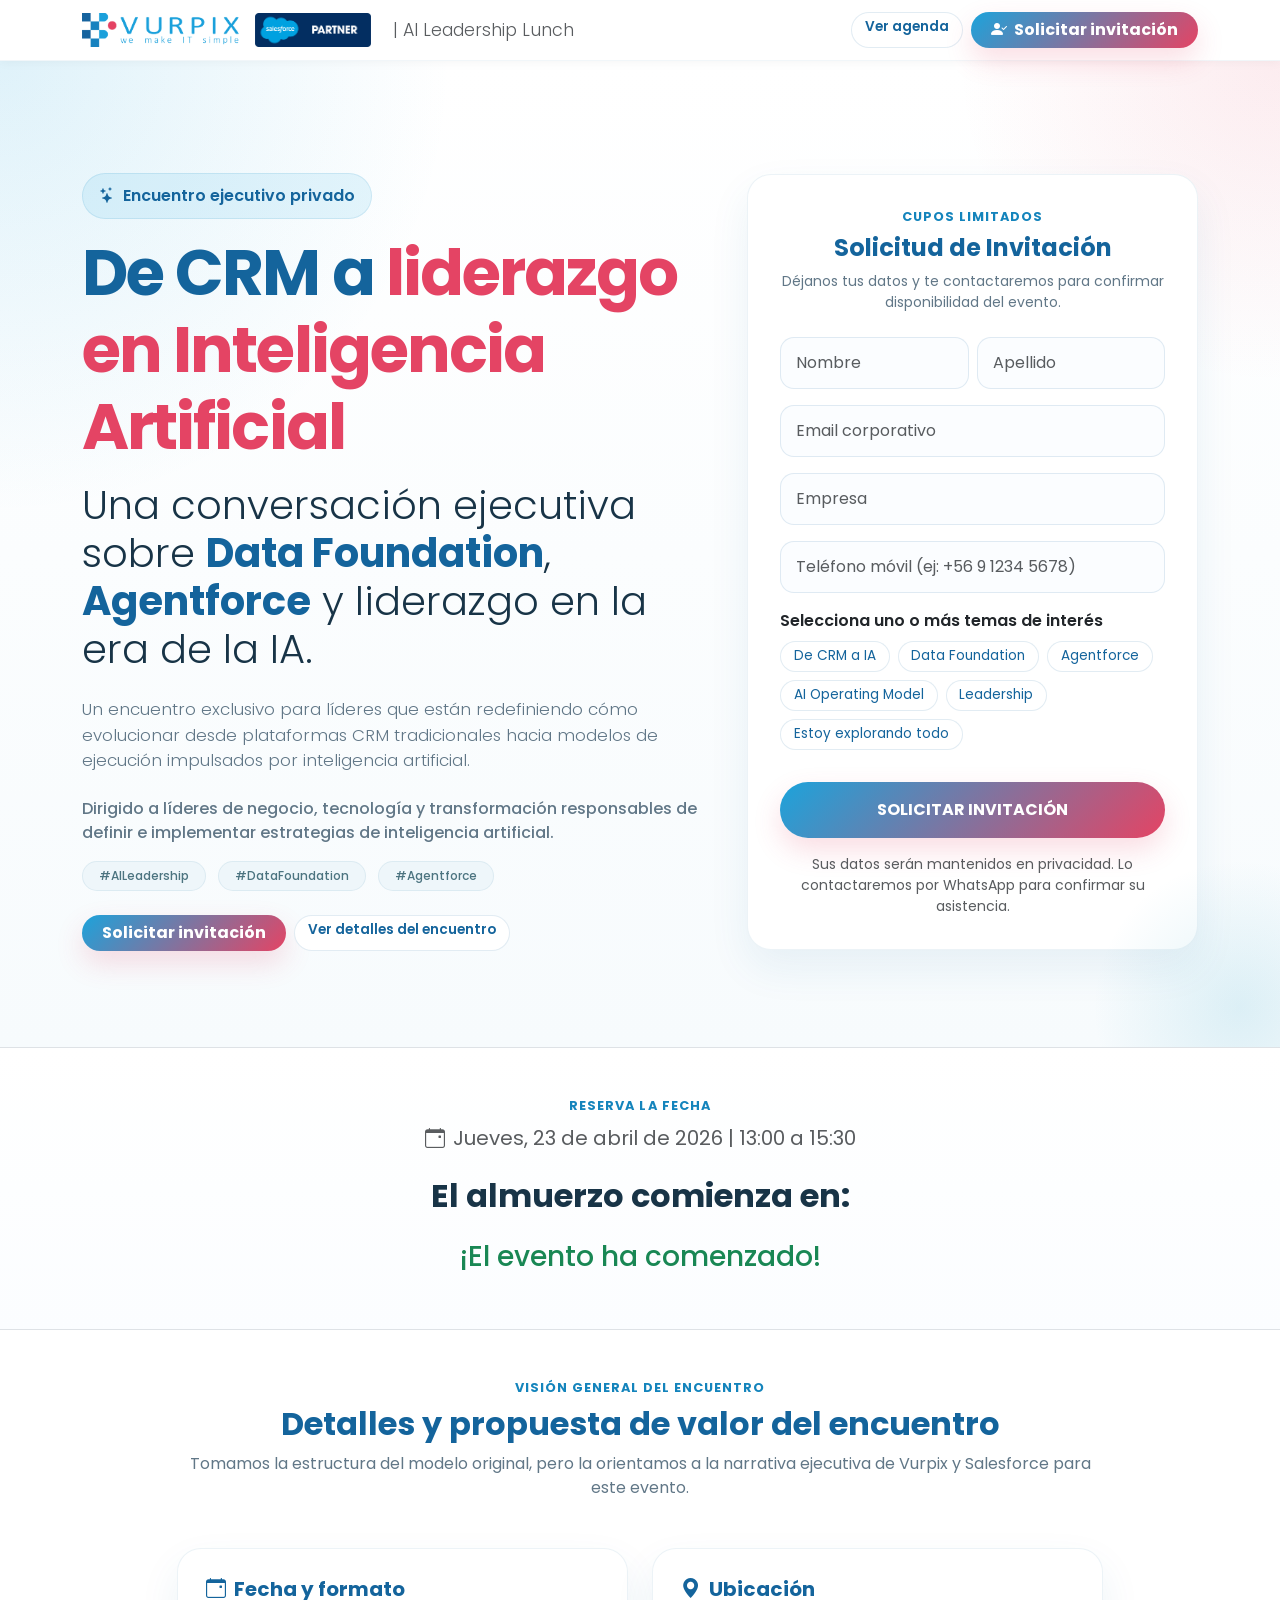
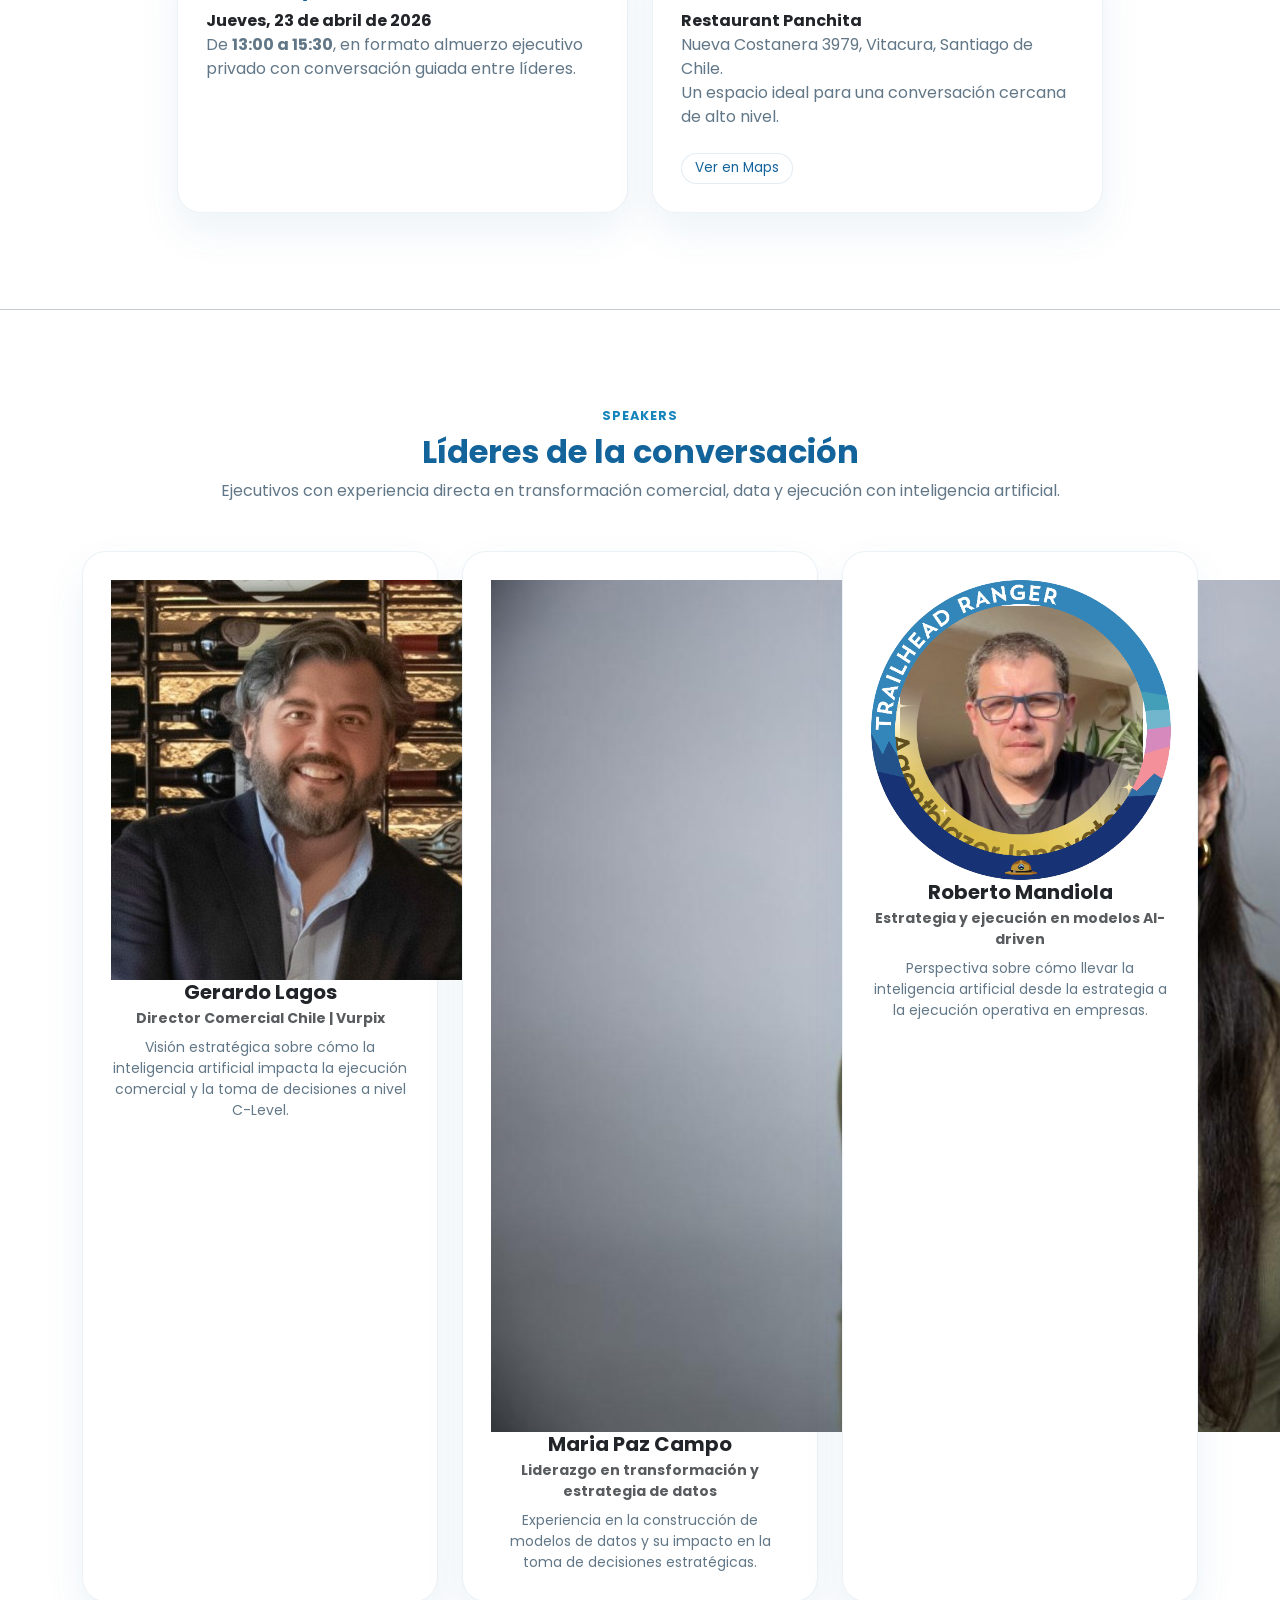
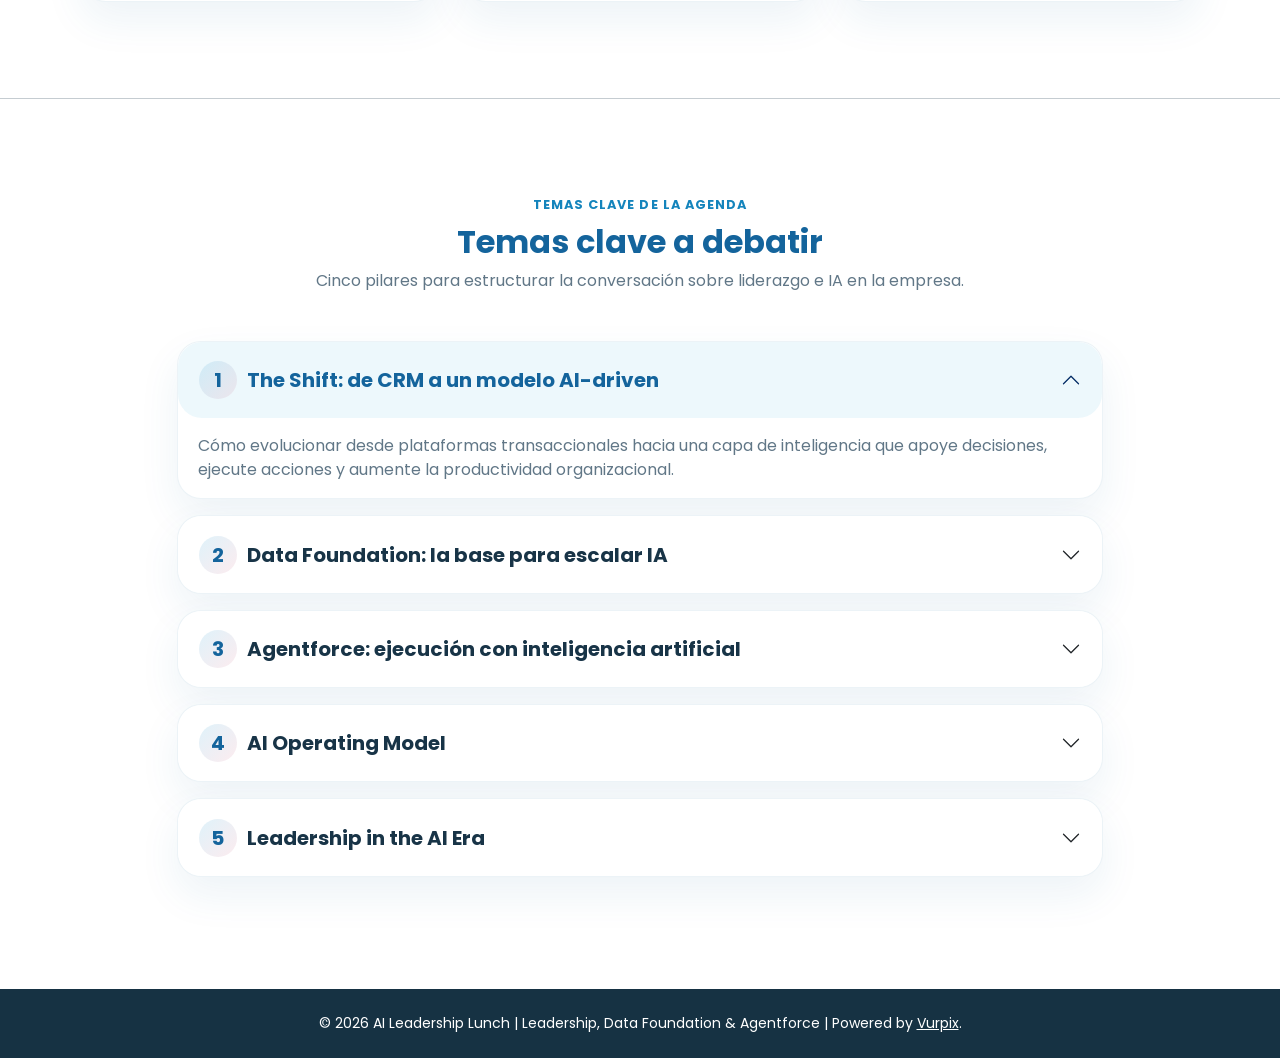
<file: index3.html>
<!doctype html>
<html lang="es">
<head>
  <meta charset="utf-8">
  <meta name="viewport" content="width=device-width, initial-scale=1">
  <title>AI Leadership Lunch | Vurpix</title>
  <meta name="description" content="Almuerzo ejecutivo sobre liderazgo, data foundation y Agentforce en la era de la IA.">
  <link href="https://cdn.jsdelivr.net/npm/bootstrap@5.3.3/dist/css/bootstrap.min.css" rel="stylesheet">
  <link rel="stylesheet" href="https://cdn.jsdelivr.net/npm/bootstrap-icons@1.11.3/font/bootstrap-icons.min.css">
  <link href="https://fonts.googleapis.com/css2?family=Poppins:wght@300;400;500;600;700&display=swap" rel="stylesheet">

  <style>
    :root {
      --vurpix-1: #1ca3db;
      --vurpix-2: #e44464;
      --vurpix-3: #14649c;
      --vurpix-4: #1484bc;
      --vurpix-5: #4c7480;
      --vurpix-6: #1498c0;
      --vurpix-7: #1488c0;
      --bg-soft: #f7fbfd;
      --text-main: #183447;
      --text-soft: #617787;
      --line-soft: #dfeaf0;
      --shadow-soft: 0 18px 40px rgba(20, 100, 156, 0.08);
    }

    body {
      font-family: 'Poppins', sans-serif;
      background-color: #ffffff;
      color: var(--text-main);
    }

    .navbar-light-custom {
      background-color: rgba(255,255,255,0.94) !important;
      backdrop-filter: blur(10px);
      box-shadow: 0 2px 10px rgba(0, 0, 0, 0.04);
      border-bottom: 1px solid rgba(20, 100, 156, 0.06);
    }

    .logo-nav {
      max-height: 34px;
      width: auto;
      margin-right: 14px;
    }

    .hero-section {
      background:
        radial-gradient(circle at top left, rgba(28,163,219,.14), transparent 28%),
        radial-gradient(circle at top right, rgba(228,68,100,.10), transparent 20%),
        linear-gradient(180deg, #ffffff 0%, #f7fbfd 100%);
      padding: 88px 0 72px;
      position: relative;
      overflow: hidden;
    }

    .hero-section::after {
      content: "";
      position: absolute;
      inset: auto -120px -120px auto;
      width: 320px;
      height: 320px;
      background: radial-gradient(circle, rgba(20,152,192,.12), transparent 65%);
      pointer-events: none;
    }

    .event-badge {
      display: inline-flex;
      align-items: center;
      gap: 8px;
      padding: 10px 16px;
      border-radius: 999px;
      background: rgba(28,163,219,.10);
      color: var(--vurpix-3);
      font-weight: 600;
      border: 1px solid rgba(20,132,188,.12);
    }

    .hero-title-main {
      color: var(--vurpix-3);
      letter-spacing: -0.03em;
    }

    .hero-title-accent {
      color: var(--vurpix-2);
    }

    .hero-subtitle strong {
      color: var(--vurpix-3);
      font-weight: 700;
    }

    .hero-copy {
      color: var(--text-soft);
      font-size: 1.05rem;
      max-width: 680px;
    }

    .hero-tags .badge {
      background: #eef6fa !important;
      color: var(--vurpix-5) !important;
      border: 1px solid rgba(20,100,156,.08);
      font-weight: 500;
    }

    .btn-it {
      background: linear-gradient(135deg, var(--vurpix-1), var(--vurpix-2));
      border: none;
      color: white;
      transition: all 0.25s ease;
      border-radius: 999px;
      padding-left: 1.25rem;
      padding-right: 1.25rem;
      box-shadow: 0 12px 28px rgba(228, 68, 100, 0.18);
    }

    .btn-it:hover {
      color: white;
      transform: translateY(-2px);
      box-shadow: 0 16px 30px rgba(228, 68, 100, 0.24);
    }

    .btn-outline-it {
      background: white;
      color: var(--vurpix-3);
      border: 1px solid rgba(20,100,156,.12);
      border-radius: 999px;
      padding: 0.4rem 0.8rem;
      font-size: 0.85rem;
      line-height: 1.2;
      transition: all 0.2s ease;
    }

    .btn-check:checked + .btn-outline-it {
      background: linear-gradient(135deg, var(--vurpix-1), var(--vurpix-2));
      color: #fff;
      border-color: transparent;
      box-shadow: 0 8px 18px rgba(228, 68, 100, 0.22);
    }

    .btn-outline-it:hover {
      background: #f0f8fc;
      color: var(--vurpix-3);
    }

    .btn-check:checked + .btn-outline-it {
      background: linear-gradient(135deg, var(--vurpix-1), var(--vurpix-2));
      color: #fff;
      border-color: transparent;
      box-shadow: 0 10px 22px rgba(228, 68, 100, 0.25);
    }

    .btn-outline-it:hover {
      background: #f0f8fc;
      color: var(--vurpix-3);
    }

    .btn-outline-it:hover {
      background: #f7fbfd;
      color: var(--vurpix-3);
    }

    .text-primary-it {
      color: var(--vurpix-3) !important;
    }

    .text-soft-it {
      color: var(--text-soft);
    }

    .it-card-shadow {
      box-shadow: var(--shadow-soft);
    }

    .form-card,
    .content-card,
    .countdown-box,
    .accordion-item,
    .detail-card,
    .speaker-card {
      border: 1px solid rgba(20,100,156,.08) !important;
      border-radius: 24px !important;
      background: #ffffff;
    }

    .form-card {
      padding: 0.5rem;
    }

    .form-control,
    .form-select {
      min-height: 52px;
      border-radius: 14px;
      border: 1px solid rgba(20,100,156,.12);
      background: #fbfdff;
      padding-left: 0.95rem;
      padding-right: 0.95rem;
    }

    textarea.form-control {
      min-height: 110px;
      padding-top: 0.9rem;
    }

    .form-control:focus,
    .form-select:focus {
      border-color: var(--vurpix-1);
      box-shadow: 0 0 0 0.25rem rgba(28,163,219,.14);
      background: white;
    }

    .countdown-wrap {
      background: linear-gradient(180deg, #ffffff 0%, #fbfdff 100%);
    }

    .countdown-box {
      color: var(--text-main);
      padding: 22px 12px;
      font-weight: 600;
      box-shadow: var(--shadow-soft);
    }

    .countdown-box .display-4 {
      color: var(--vurpix-3);
      font-weight: 700;
    }

    .section-kicker {
      text-transform: uppercase;
      letter-spacing: .08em;
      font-size: .8rem;
      font-weight: 700;
      color: var(--vurpix-4);
    }

    .detail-card,
    .speaker-card {
      padding: 0.75rem;
      height: 100%;
    }

    .speaker-icon {
      width: 120px;
      height: 120px;
      border-radius: 50%;
      display: inline-flex;
      align-items: center;
      justify-content: center;
      background: linear-gradient(135deg, rgba(28,163,219,.12), rgba(228,68,100,.10));
      color: var(--vurpix-3);
      font-size: 2rem;
      margin: 0 auto 15px;
      border: 4px solid rgba(20,100,156,.10);
    }

    .accordion-button {
      border-radius: 24px !important;
      font-weight: 600;
      color: var(--text-main);
      padding: 1.2rem 1.3rem;
    }

    .accordion-button:not(.collapsed) {
      color: var(--vurpix-3);
      background-color: rgba(28,163,219,.08);
      box-shadow: none;
    }

    .accordion-button:focus {
      border-color: var(--vurpix-1);
      box-shadow: 0 0 0 0.2rem rgba(28,163,219,.14);
    }

    .pillar-number {
      display: inline-flex;
      align-items: center;
      justify-content: center;
      width: 38px;
      height: 38px;
      border-radius: 50%;
      background: linear-gradient(135deg, rgba(28,163,219,.14), rgba(228,68,100,.10));
      color: var(--vurpix-3);
      font-weight: 700;
      margin-right: 10px;
      flex: 0 0 auto;
    }

    .footer-dark {
      background: #163243;
    }

    @media (max-width: 991.98px) {
      .hero-section {
        padding: 68px 0 56px;
      }
    }
  </style>
</head>
<body>

  <nav class="navbar navbar-expand-lg navbar-light-custom sticky-top">
    <div class="container">
      <a class="navbar-brand d-flex align-items-center" href="#">
        <img src="assets/logo-vurpix.png" alt="Logo de Vurpix" class="logo-nav">
        <img src="assets/salesforce-partner.png" alt="Salesforce Partner" class="logo-nav">
        <span class="text-muted fw-light small ms-2 d-none d-md-block">| AI Leadership Lunch</span>
      </a>

      <div class="d-flex gap-2">
        <a href="#temario" class="btn btn-outline-it fw-semibold d-none d-md-inline-flex">Ver agenda</a>
        <button type="button" class="btn btn-it fw-bold" onclick="document.getElementById('registro-form').scrollIntoView({ behavior: 'smooth' });">
          <i class="bi bi-person-check-fill me-1"></i> Solicitar invitación
        </button>
      </div>
    </div>
  </nav>

  <header class="hero-section">
    <div class="container py-4">
      <div class="row align-items-center g-4">
        <div class="col-lg-7 text-center text-lg-start mb-2 mb-lg-0">
          <span class="event-badge mb-3"><i class="bi bi-stars"></i> Encuentro ejecutivo privado</span>

          <h1 class="display-3 fw-bold mb-3 hero-title-main">
            De CRM a <span class="hero-title-accent">liderazgo en Inteligencia Artificial</span>
          </h1>

          <h2 class="display-6 fw-light mb-4 hero-subtitle">
            Una conversación ejecutiva sobre <strong>Data Foundation</strong>, <strong>Agentforce</strong> y liderazgo en la era de la IA.
          </h2>

          <p class="lead mb-0 hero-copy">
            Un encuentro exclusivo para líderes que están redefiniendo cómo evolucionar desde plataformas CRM tradicionales hacia modelos de ejecución impulsados por inteligencia artificial.
          </p>

          <p class="mt-4 mb-3 text-soft-it fw-medium">Dirigido a líderes de negocio, tecnología y transformación responsables de definir e implementar estrategias de inteligencia artificial.</p>

          <div class="hero-tags">
            <span class="badge rounded-pill me-2 px-3 py-2">#AILeadership</span>
            <span class="badge rounded-pill me-2 px-3 py-2">#DataFoundation</span>
            <span class="badge rounded-pill me-2 px-3 py-2">#Agentforce</span>
          </div>

          <div class="mt-4 d-flex gap-2 justify-content-center justify-content-lg-start flex-wrap">
            <a href="#registro-form" class="btn btn-it fw-bold">Solicitar invitación</a>
            <a href="#detalles" class="btn btn-outline-it fw-semibold">Ver detalles del encuentro</a>
          </div>
        </div>

        <div class="col-lg-5">
          <div class="card form-card p-3 it-card-shadow border-0" id="registro-form">
            <div class="card-body">
              <div class="section-kicker mb-2 text-center">Cupos limitados</div>
              <h4 class="card-title text-center mb-2 fw-bold text-primary-it">Solicitud de Invitación</h4>
              <p class="text-center text-soft-it small mb-4">Déjanos tus datos y te contactaremos para confirmar disponibilidad del evento.</p>

              <form id="eventForm" class="contact-form" action="https://formspree.io/f/mnjovrjd" method="POST">
                <input type="hidden" name="_next" value="gracias.html">
                <div class="row g-2">
                  <div class="col-md-6 mb-2">
                    <input name="name" type="text" class="form-control" placeholder="Nombre" required>
                  </div>
                  <div class="col-md-6 mb-2">
                    <input name="last_name" type="text" class="form-control" placeholder="Apellido" required>
                  </div>

                  <div class="col-12 mb-2">
                    <input name="email" type="email" class="form-control" placeholder="Email corporativo" id="email" required>
                    <div class="invalid-feedback" id="email-feedback">
                      Por favor, use un email corporativo.
                    </div>
                  </div>

                  <div class="col-12 mb-2">
                    <input name="company" type="text" class="form-control" placeholder="Empresa" required>
                  </div>

                  <div class="col-12 mb-2">
                    <input name="phone" type="tel" class="form-control" placeholder="Teléfono móvil (ej: +56 9 1234 5678)">
                  </div>

                  <div class="col-12 mb-2">
                    <label class="form-label fw-semibold mb-2">Selecciona uno o más temas de interés</label>
<div class="d-flex flex-wrap gap-2">
  <input type="checkbox" class="btn-check" name="interest[]" id="opt1" value="crm_ai" autocomplete="off">
  <label class="btn btn-outline-it" for="opt1">De CRM a IA</label>

  <input type="checkbox" class="btn-check" name="interest[]" id="opt2" value="data_foundation" autocomplete="off">
  <label class="btn btn-outline-it" for="opt2">Data Foundation</label>

  <input type="checkbox" class="btn-check" name="interest[]" id="opt3" value="agentforce" autocomplete="off">
  <label class="btn btn-outline-it" for="opt3">Agentforce</label>

  <input type="checkbox" class="btn-check" name="interest[]" id="opt4" value="ai_operating_model" autocomplete="off">
  <label class="btn btn-outline-it" for="opt4">AI Operating Model</label>

  <input type="checkbox" class="btn-check" name="interest[]" id="opt5" value="leadership" autocomplete="off">
  <label class="btn btn-outline-it" for="opt5">Leadership</label>

  <input type="checkbox" class="btn-check" name="interest[]" id="opt6" value="explorando_todo" autocomplete="off">
  <label class="btn btn-outline-it" for="opt6">Estoy explorando todo</label>
</div>
                  </div>
                </div>

                <input type="hidden" name="_subject" value="Nuevo registro - AI Leadership Lunch">

                <div class="d-grid mt-4">
                  <button type="submit" name="submit" class="btn btn-it w-100 py-3 fw-bold">
                    SOLICITAR INVITACIÓN
                  </button>
                </div>

                <small class="text-muted d-block text-center mt-3 small">
                  Sus datos serán mantenidos en privacidad. Lo contactaremos por WhatsApp para confirmar su asistencia. 
                </small>
              </form>
            </div>
          </div>
        </div>
      </div>
    </div>
  </header>

  <section class="py-5 countdown-wrap border-top border-bottom">
    <div class="container text-center">
      <div class="section-kicker mb-2">Reserva la fecha</div>
      <p class="mt-2 mb-4 fs-5 text-muted"><i class="bi bi-calendar-event me-2"></i>Jueves, 23 de abril de 2026 | 13:00 a 15:30</p>
      <h2 class="mb-4 fw-bold">El almuerzo comienza en:</h2>
      <div class="row justify-content-center" id="countdown">
        <div class="col-6 col-md-2 mb-3">
          <div class="countdown-box">
            <div class="display-4" id="days">00</div>
            <small class="text-muted">Días</small>
          </div>
        </div>
        <div class="col-6 col-md-2 mb-3">
          <div class="countdown-box">
            <div class="display-4" id="hours">00</div>
            <small class="text-muted">Horas</small>
          </div>
        </div>
        <div class="col-6 col-md-2 mb-3">
          <div class="countdown-box">
            <div class="display-4" id="minutes">00</div>
            <small class="text-muted">Minutos</small>
          </div>
        </div>
        <div class="col-6 col-md-2 mb-3">
          <div class="countdown-box">
            <div class="display-4" id="seconds">00</div>
            <small class="text-muted">Segundos</small>
          </div>
        </div>
      </div>
      
    </div>
  </section>

  <section class="container py-5" id="detalles">
    <div class="row justify-content-center">
      <div class="col-lg-10">
        <div class="text-center mb-5">
          <div class="section-kicker mb-2">Visión general del encuentro</div>
          <h2 class="fw-bold text-primary-it">Detalles y propuesta de valor del encuentro</h2>
          <p class="text-soft-it mb-0">Tomamos la estructura del modelo original, pero la orientamos a la narrativa ejecutiva de Vurpix y Salesforce para este evento.</p>
        </div>

        <div class="row g-4">
          <div class="col-md-6">
            <div class="card detail-card h-100 border-0 it-card-shadow">
              <div class="card-body">
                <h5 class="card-title fw-bold text-primary-it"><i class="bi bi-calendar-event me-2"></i>Fecha y formato</h5>
                <p class="card-text text-soft-it mb-0">
                  <strong class="text-dark">Jueves, 23 de abril de 2026</strong><br>
                  De <strong>13:00 a 15:30</strong>, en formato almuerzo ejecutivo privado con conversación guiada entre líderes.
                </p>
              </div>
            </div>
          </div>

          <div class="col-md-6">
            <div class="card detail-card h-100 border-0 it-card-shadow">
              <div class="card-body">
                <h5 class="card-title fw-bold text-primary-it"><i class="bi bi-geo-alt-fill me-2"></i>Ubicación</h5>
                <p class="card-text text-soft-it">
                  <strong class="text-dark">Restaurant Panchita</strong><br>
                  Nueva Costanera 3979, Vitacura, Santiago de Chile.<br>
                  Un espacio ideal para una conversación cercana de alto nivel.
                </p>
                <a href="https://maps.google.com/?cid=3933790354340322932&g_mp=CiVnb29nbGUubWFwcy5wbGFjZXMudjEuUGxhY2VzLkdldFBsYWNl" target="_blank" rel="noopener noreferrer" class="btn btn-outline-it mt-2">Ver en Maps</a>
              </div>
            </div>
          </div>
        </div>
      </div>
    </div>
  </section>

  <hr class="my-5 opacity-25">

  <section class="container py-5" id="speakers">
    <div class="text-center mb-5">
      <div class="section-kicker mb-2">Speakers</div>
      <h2 class="fw-bold text-primary-it">Líderes de la conversación</h2>
      <p class="text-soft-it">Ejecutivos con experiencia directa en transformación comercial, data y ejecución con inteligencia artificial.</p>
    </div>

    <div class="row justify-content-center g-4">

      <div class="col-lg-4 col-md-6">
        <div class="card speaker-card h-100 text-center border-0 it-card-shadow">
          <div class="card-body">
            <img src="assets/speakers/gerardo-lagos.jpeg" alt="Gerardo Lagos" class="speaker-img">
            <h5 class="card-title fw-bold">Gerardo Lagos</h5>
            <p class="card-subtitle mb-2 text-muted small fw-bold">Director Comercial Chile | Vurpix</p>
            <p class="card-text small text-soft-it">Visión estratégica sobre cómo la inteligencia artificial impacta la ejecución comercial y la toma de decisiones a nivel C-Level.</p>
          </div>
        </div>
      </div>

      <div class="col-lg-4 col-md-6">
        <div class="card speaker-card h-100 text-center border-0 it-card-shadow">
          <div class="card-body">
            <img src="assets/speakers/mariapaz-campo.jpeg" alt="Maria Paz Campo" class="speaker-img">
            <h5 class="card-title fw-bold">Maria Paz Campo</h5>
            <p class="card-subtitle mb-2 text-muted small fw-bold">Liderazgo en transformación y estrategia de datos</p>
            <p class="card-text small text-soft-it">Experiencia en la construcción de modelos de datos y su impacto en la toma de decisiones estratégicas.</p>
          </div>
        </div>
      </div>

      <div class="col-lg-4 col-md-6">
        <div class="card speaker-card h-100 text-center border-0 it-card-shadow">
          <div class="card-body">
            <img src="assets/speakers/roberto-mandiola.jpeg" alt="Roberto Mandiola" class="speaker-img">
            <h5 class="card-title fw-bold">Roberto Mandiola</h5>
            <p class="card-subtitle mb-2 text-muted small fw-bold">Estrategia y ejecución en modelos AI-driven</p>
            <p class="card-text small text-soft-it">Perspectiva sobre cómo llevar la inteligencia artificial desde la estrategia a la ejecución operativa en empresas.</p>
          </div>
        </div>
      </div>

    </div>
  </section>

  <hr class="my-5 opacity-25">

  <section class="container py-5" id="temario">
    <div class="text-center mb-5">
      <div class="section-kicker mb-2">Temas clave de la agenda</div>
      <h2 class="fw-bold text-primary-it">Temas clave a debatir</h2>
      <p class="text-soft-it">Cinco pilares para estructurar la conversación sobre liderazgo e IA en la empresa.</p>
    </div>

    <div class="row justify-content-center">
      <div class="col-lg-10">
        <div class="accordion" id="temarioAccordion">

          <div class="accordion-item it-card-shadow mb-3 overflow-hidden">
            <h2 class="accordion-header" id="headingOne">
              <button class="accordion-button fw-bold fs-5" type="button" data-bs-toggle="collapse" data-bs-target="#collapseOne" aria-expanded="true" aria-controls="collapseOne">
                <span class="pillar-number">1</span> The Shift: de CRM a un modelo AI-driven
              </button>
            </h2>
            <div id="collapseOne" class="accordion-collapse collapse show" aria-labelledby="headingOne" data-bs-parent="#temarioAccordion">
              <div class="accordion-body text-soft-it">
                Cómo evolucionar desde plataformas transaccionales hacia una capa de inteligencia que apoye decisiones, ejecute acciones y aumente la productividad organizacional.
              </div>
            </div>
          </div>

          <div class="accordion-item it-card-shadow mb-3 overflow-hidden">
            <h2 class="accordion-header" id="headingTwo">
              <button class="accordion-button collapsed fw-bold fs-5" type="button" data-bs-toggle="collapse" data-bs-target="#collapseTwo" aria-expanded="false" aria-controls="collapseTwo">
                <span class="pillar-number">2</span> Data Foundation: la base para escalar IA
              </button>
            </h2>
            <div id="collapseTwo" class="accordion-collapse collapse" aria-labelledby="headingTwo" data-bs-parent="#temarioAccordion">
              <div class="accordion-body text-soft-it">
                Qué implica construir una fundación de datos confiable, conectada y útil para orquestar experiencias, procesos y agentes con contexto real.
              </div>
            </div>
          </div>

          <div class="accordion-item it-card-shadow mb-3 overflow-hidden">
            <h2 class="accordion-header" id="headingThree">
              <button class="accordion-button collapsed fw-bold fs-5" type="button" data-bs-toggle="collapse" data-bs-target="#collapseThree" aria-expanded="false" aria-controls="collapseThree">
                <span class="pillar-number">3</span> Agentforce: ejecución con inteligencia artificial
              </button>
            </h2>
            <div id="collapseThree" class="accordion-collapse collapse" aria-labelledby="headingThree" data-bs-parent="#temarioAccordion">
              <div class="accordion-body text-soft-it">
                El paso desde copilots y automatizaciones a agentes que ejecutan tareas, coordinan acciones y operan con guardrails dentro del negocio.
              </div>
            </div>
          </div>

          <div class="accordion-item it-card-shadow mb-3 overflow-hidden">
            <h2 class="accordion-header" id="headingFour">
              <button class="accordion-button collapsed fw-bold fs-5" type="button" data-bs-toggle="collapse" data-bs-target="#collapseFour" aria-expanded="false" aria-controls="collapseFour">
                <span class="pillar-number">4</span> AI Operating Model
              </button>
            </h2>
            <div id="collapseFour" class="accordion-collapse collapse" aria-labelledby="headingFour" data-bs-parent="#temarioAccordion">
              <div class="accordion-body text-soft-it">
                Cómo diseñar un modelo operativo que combine gobierno, procesos, roles y adopción para que la IA no quede atrapada en pilotos aislados.
              </div>
            </div>
          </div>

          <div class="accordion-item it-card-shadow mb-3 overflow-hidden">
            <h2 class="accordion-header" id="headingFive">
              <button class="accordion-button collapsed fw-bold fs-5" type="button" data-bs-toggle="collapse" data-bs-target="#collapseFive" aria-expanded="false" aria-controls="collapseFive">
                <span class="pillar-number">5</span> Leadership in the AI Era
              </button>
            </h2>
            <div id="collapseFive" class="accordion-collapse collapse" aria-labelledby="headingFive" data-bs-parent="#temarioAccordion">
              <div class="accordion-body text-soft-it">
                Qué exige esta nueva etapa a los líderes: priorización, foco, criterio de inversión, cambio cultural y capacidad para decidir con datos y agentes en juego.
              </div>
            </div>
          </div>

        </div>
      </div>
    </div>
  </section>

  <footer class="footer-dark text-white py-4 mt-5">
    <div class="container text-center">
      <p class="mb-0 small">&copy; 2026 AI Leadership Lunch | Leadership, Data Foundation & Agentforce | Powered by <a href="https://www.vurpix.com" target="_blank" rel="noopener" class="text-white text-decoration-underline">Vurpix</a>.</p>
    </div>
  </footer>

  <script src="https://cdn.jsdelivr.net/npm/bootstrap@5.3.3/dist/js/bootstrap.bundle.min.js">  
    // UX: seleccionar "Estoy explorando todo" desactiva otros
    const allOption = document.getElementById('opt6');
    const otherOptions = document.querySelectorAll('input[name="interest[]"]:not(#opt6)');

    allOption.addEventListener('change', function() {
      if (this.checked) {
        otherOptions.forEach(opt => {
          opt.checked = false;
        });
      }
    });

    otherOptions.forEach(opt => {
      opt.addEventListener('change', function() {
        if (this.checked) {
          allOption.checked = false;
        }
      });
    });

  </script>
  <script>
    const eventDate = new Date("Apr 23, 2026 13:00:00").getTime();

    const updateCountdown = setInterval(function() {
      const now = new Date().getTime();
      const distance = eventDate - now;

      const days = Math.floor(distance / (1000 * 60 * 60 * 24));
      const hours = Math.floor((distance % (1000 * 60 * 60 * 24)) / (1000 * 60 * 60));
      const minutes = Math.floor((distance % (1000 * 60 * 60)) / (1000 * 60));
      const seconds = Math.floor((distance % (1000 * 60)) / 1000);

      document.getElementById("days").innerHTML = days < 10 ? '0' + days : days;
      document.getElementById("hours").innerHTML = hours < 10 ? '0' + hours : hours;
      document.getElementById("minutes").innerHTML = minutes < 10 ? '0' + minutes : minutes;
      document.getElementById("seconds").innerHTML = seconds < 10 ? '0' + seconds : seconds;

      if (distance < 0) {
        clearInterval(updateCountdown);
        document.getElementById("countdown").innerHTML = '<h3 class="text-success">¡El evento ha comenzado!</h3>';
      }
    }, 1000);

    document.addEventListener('DOMContentLoaded', function() {
      const form = document.getElementById('eventForm');
      const emailField = document.getElementById('email');

      const blockedDomains = [
        '@gmail.com',
        '@hotmail.com',
        '@outlook.com',
        '@yahoo.com',
        '@live.com',
        '@aol.com',
        '@protonmail.com',
        '@icloud.com'
      ];

      form.addEventListener('submit', function(event) {
        let isInvalid = false;
        const emailValue = emailField.value.toLowerCase().trim();
        const isPublicDomain = blockedDomains.some(domain => emailValue.endsWith(domain));

        if (isPublicDomain) {
          emailField.classList.add('is-invalid');
          document.getElementById('email-feedback').textContent = 'Por favor, use un email corporativo.';
          isInvalid = true;
          event.preventDefault();
          event.stopPropagation();
        } else {
          emailField.classList.remove('is-invalid');
        }

        if (isInvalid) return;

        if (!form.checkValidity()) {
          event.preventDefault();
          event.stopPropagation();
        }

        form.classList.add('was-validated');
      }, false);

      emailField.addEventListener('input', function() {
        emailField.classList.remove('is-invalid');
      });
    });
  </script>
</body>
</html>
</file>
